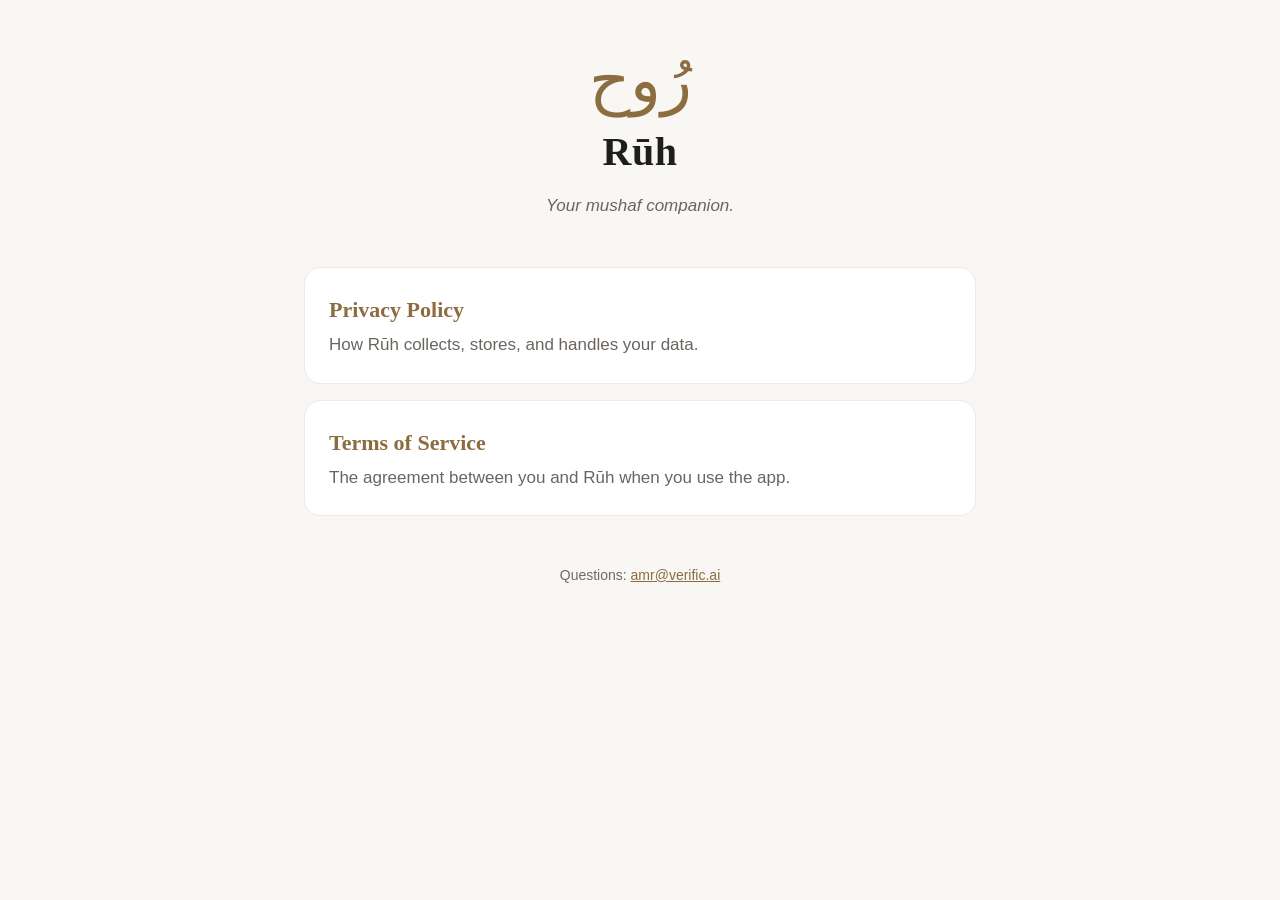
<file: index.html>
<!DOCTYPE html>
<html lang="en">
<head>
  <meta charset="utf-8">
  <meta name="viewport" content="width=device-width, initial-scale=1">
  <title>Rūh — Legal</title>
  <link rel="stylesheet" href="style.css">
</head>
<body>
  <main class="wrap">
    <header class="brand">
      <div class="mark">رُوح</div>
      <h1>Rūh</h1>
      <p class="tag">Your mushaf companion.</p>
    </header>

    <nav class="links">
      <a class="card" href="privacy.html">
        <h2>Privacy Policy</h2>
        <p>How Rūh collects, stores, and handles your data.</p>
      </a>
      <a class="card" href="terms.html">
        <h2>Terms of Service</h2>
        <p>The agreement between you and Rūh when you use the app.</p>
      </a>
    </nav>

    <footer>
      <p>Questions: <a href="mailto:amr@verific.ai">amr@verific.ai</a></p>
    </footer>
  </main>
</body>
</html>
</file>
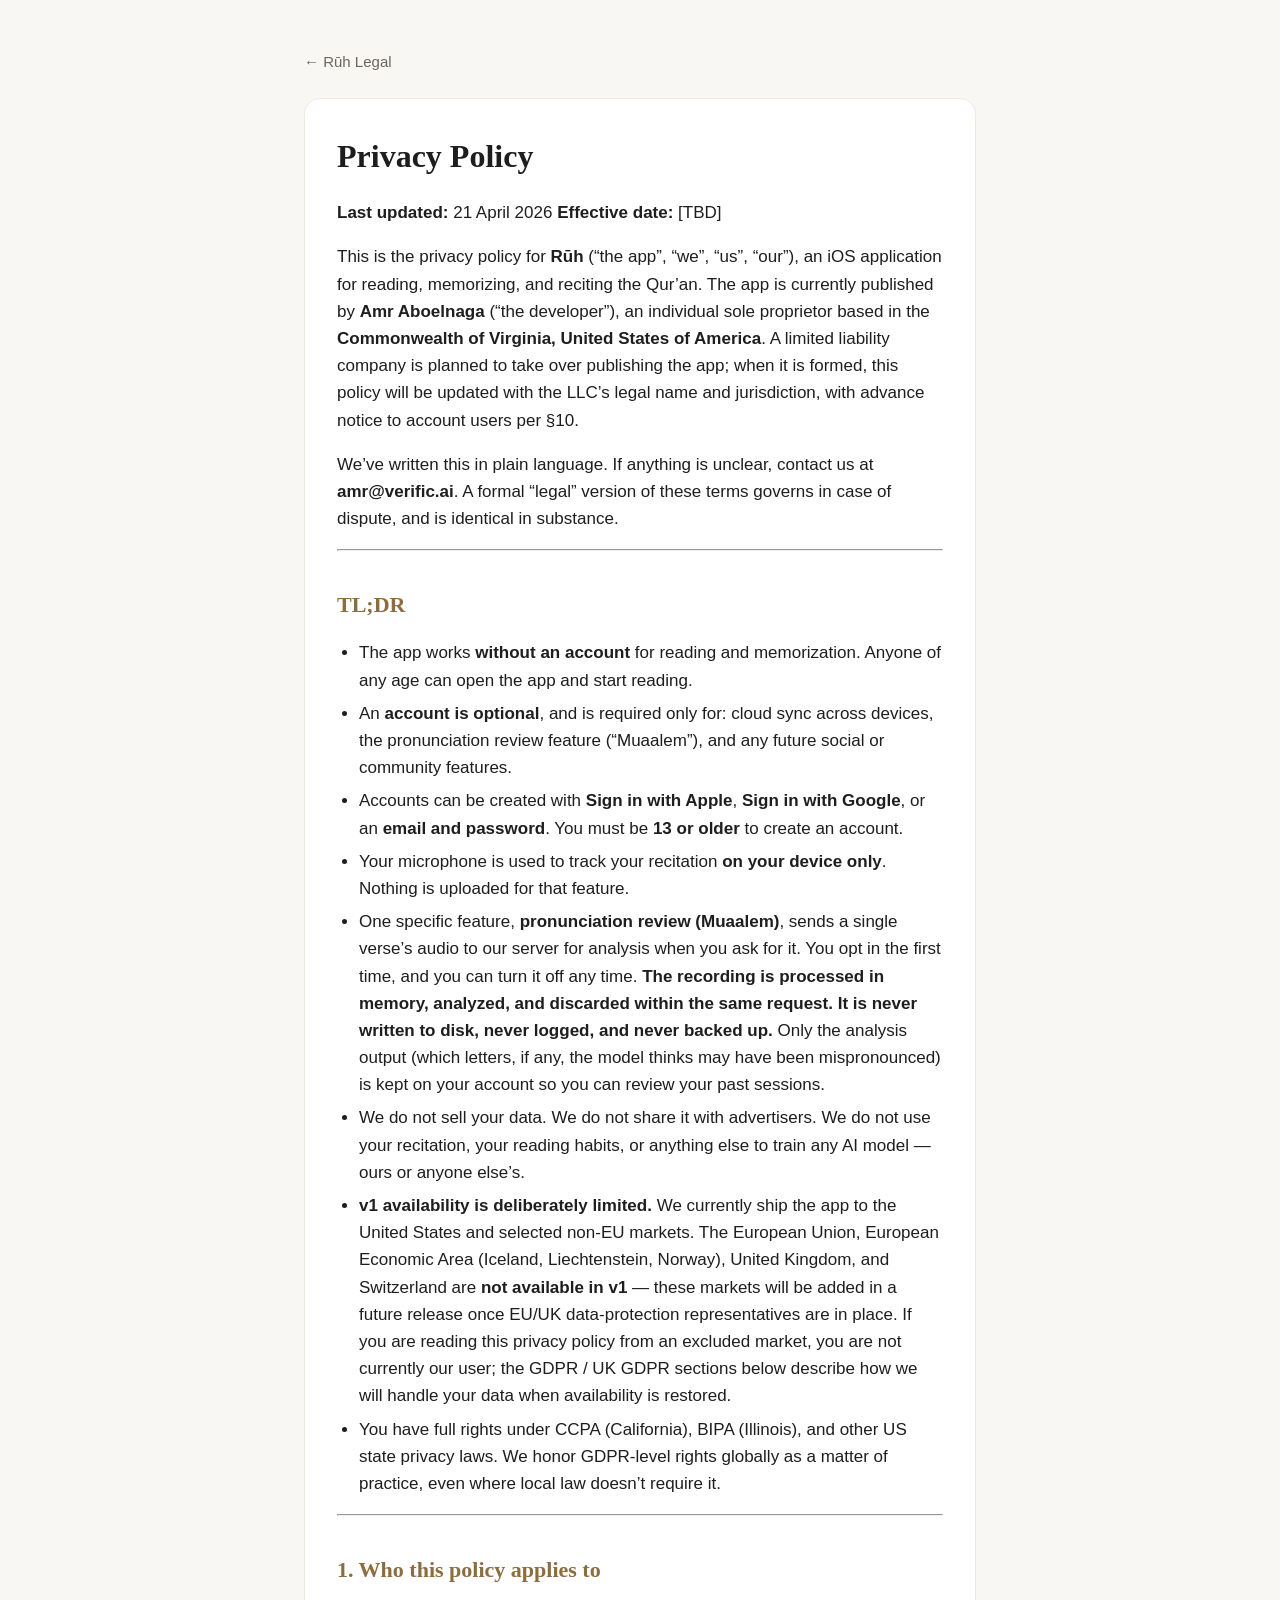
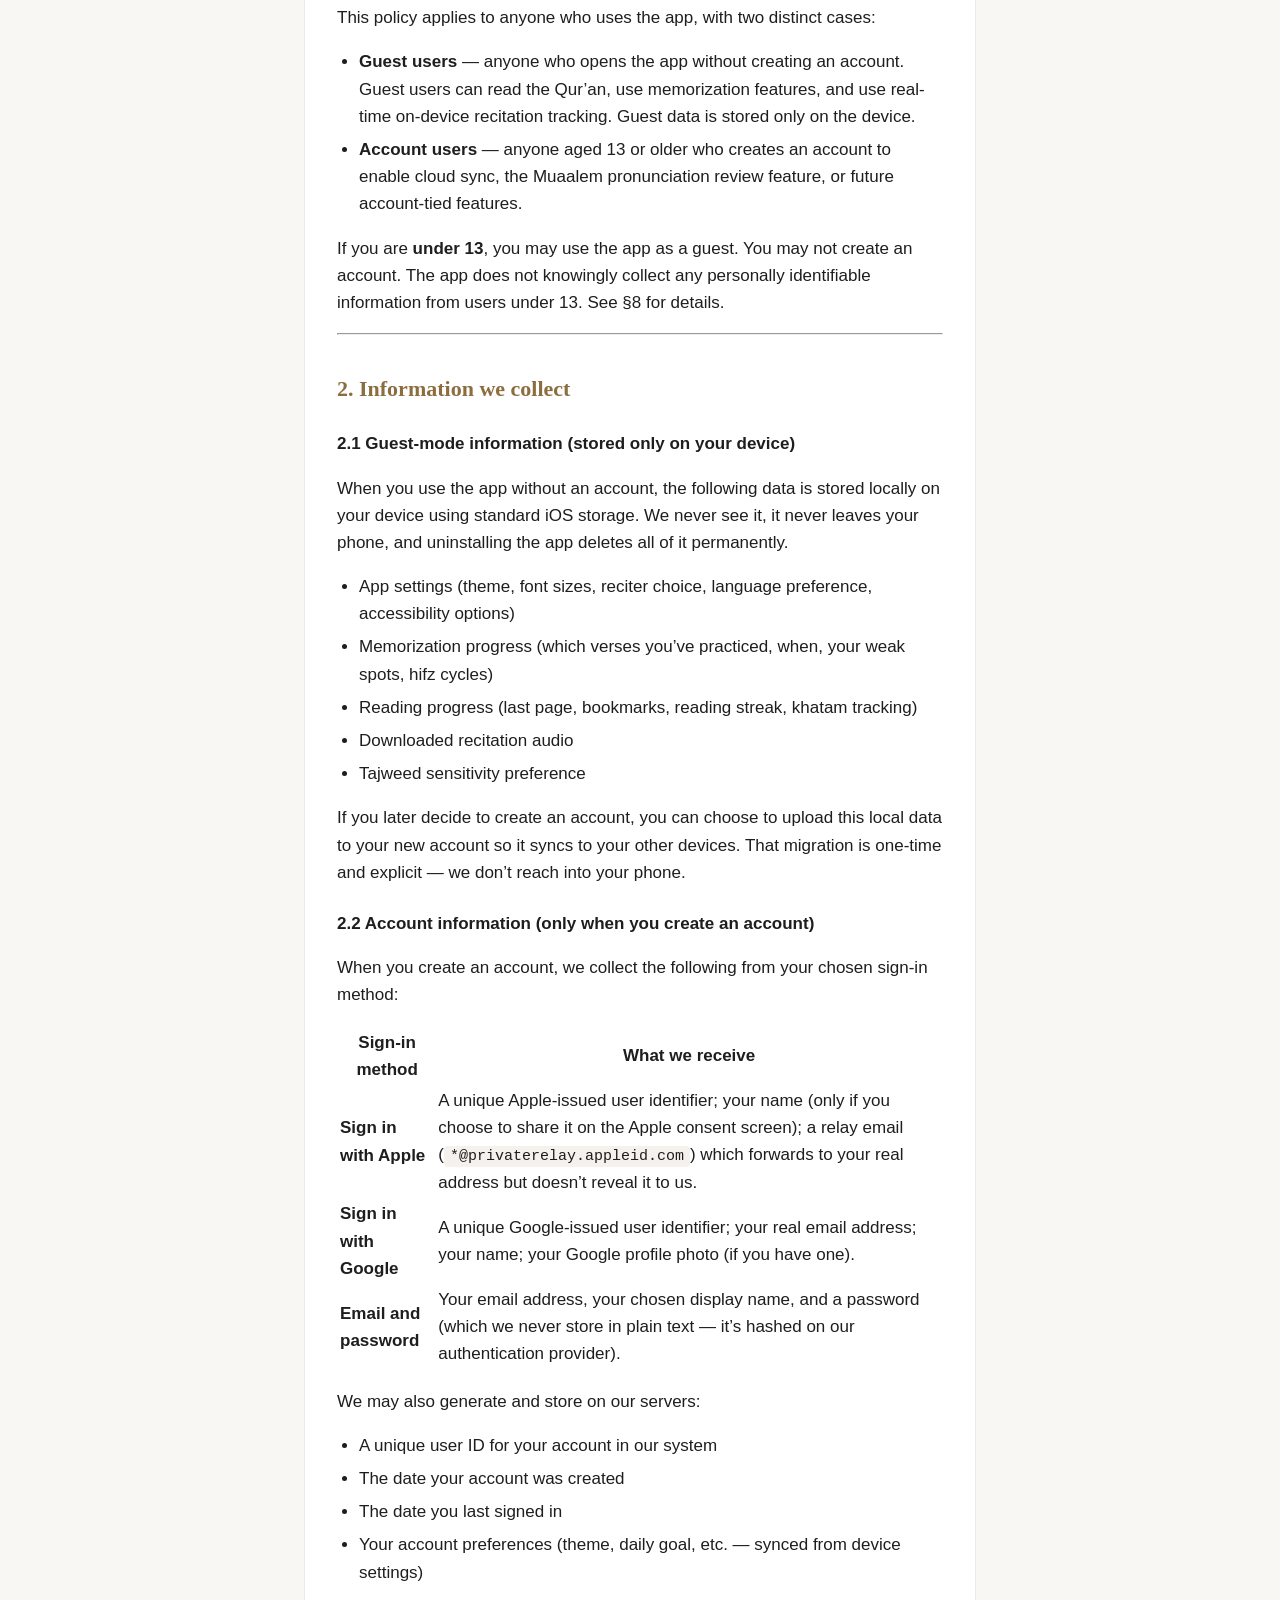
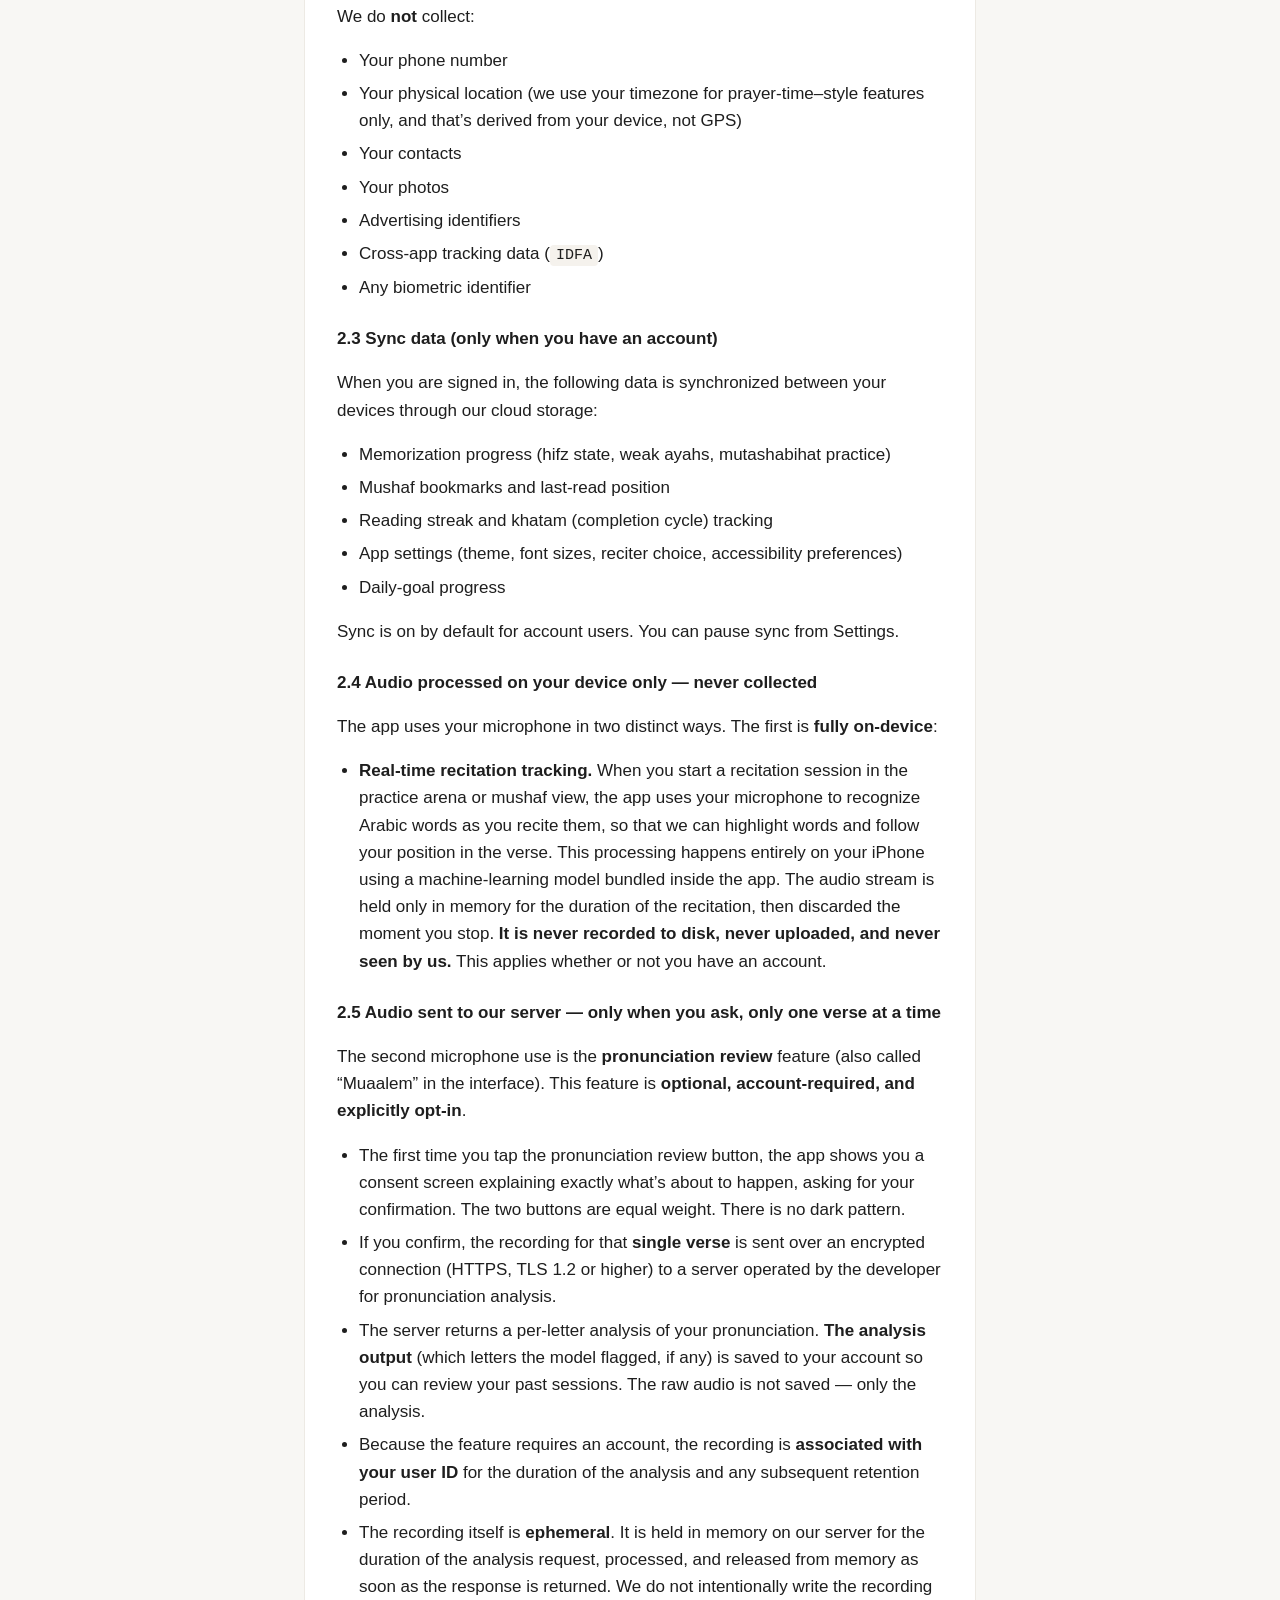
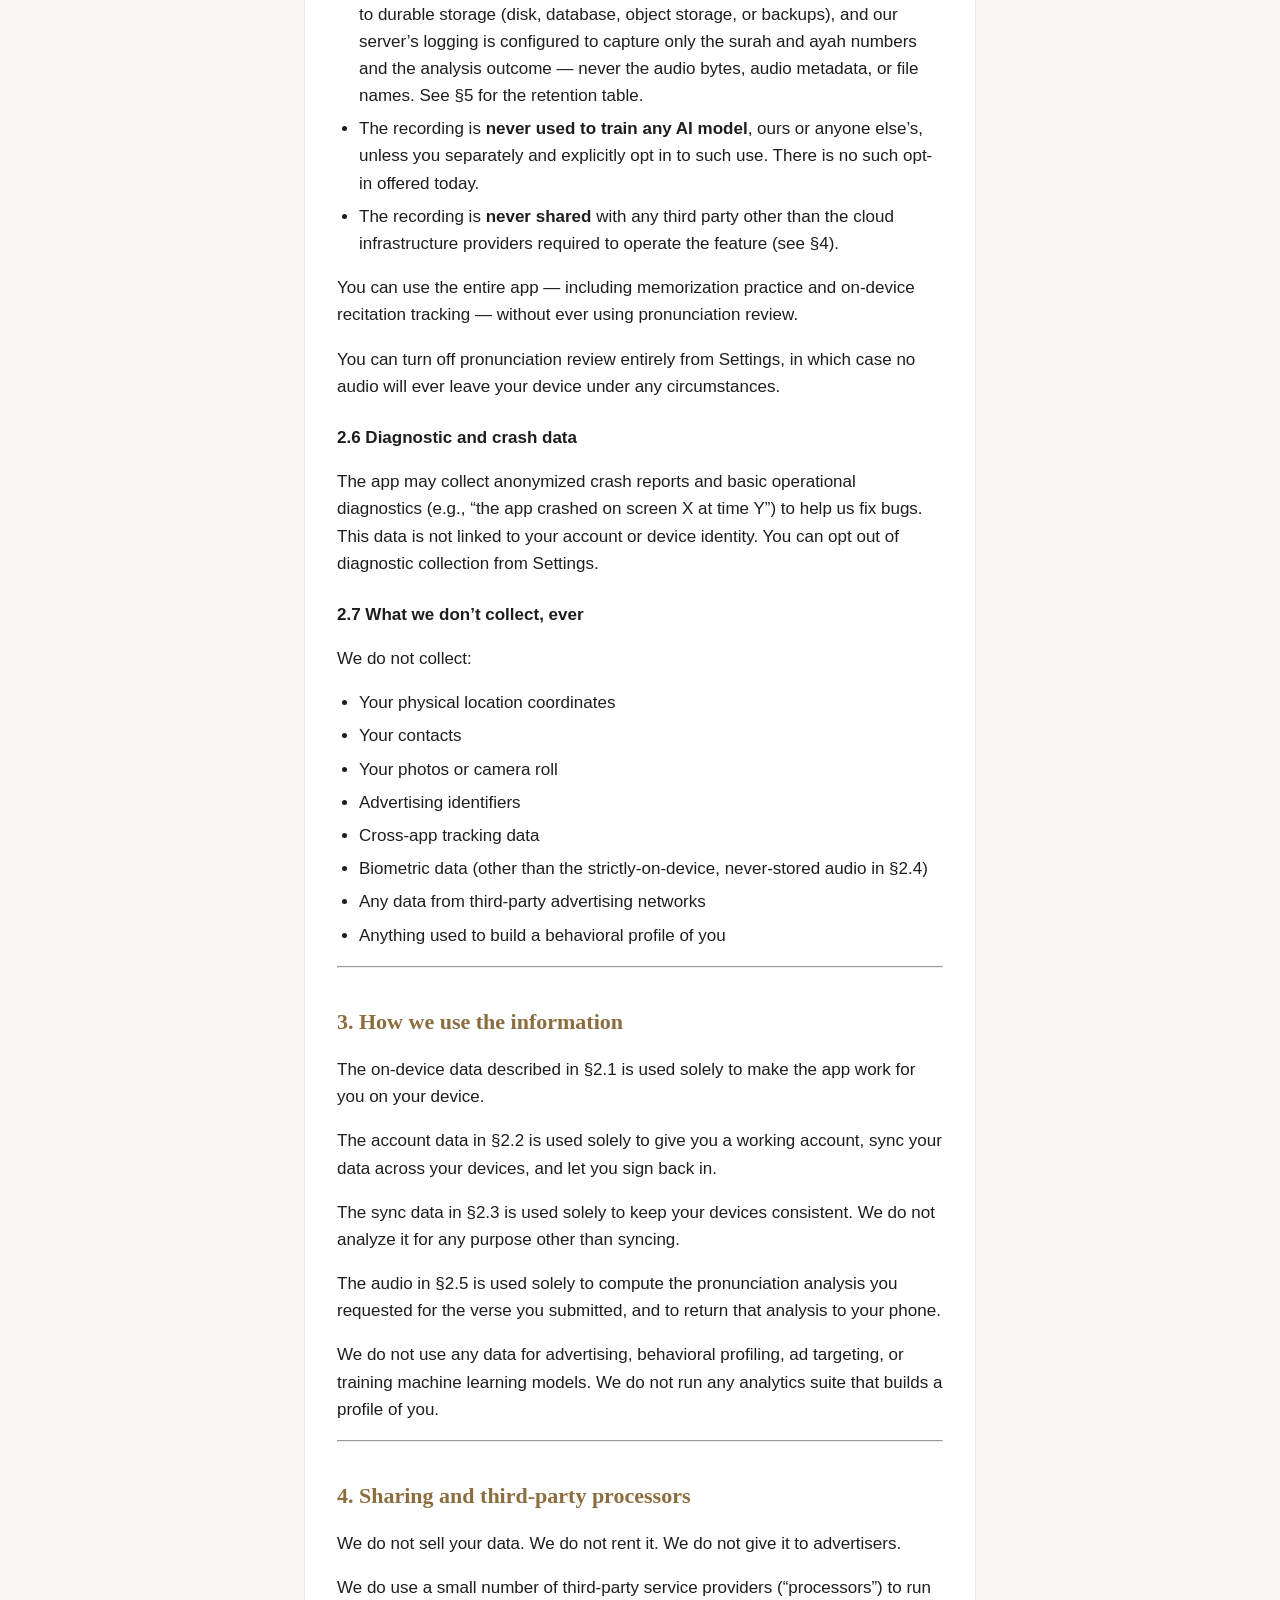
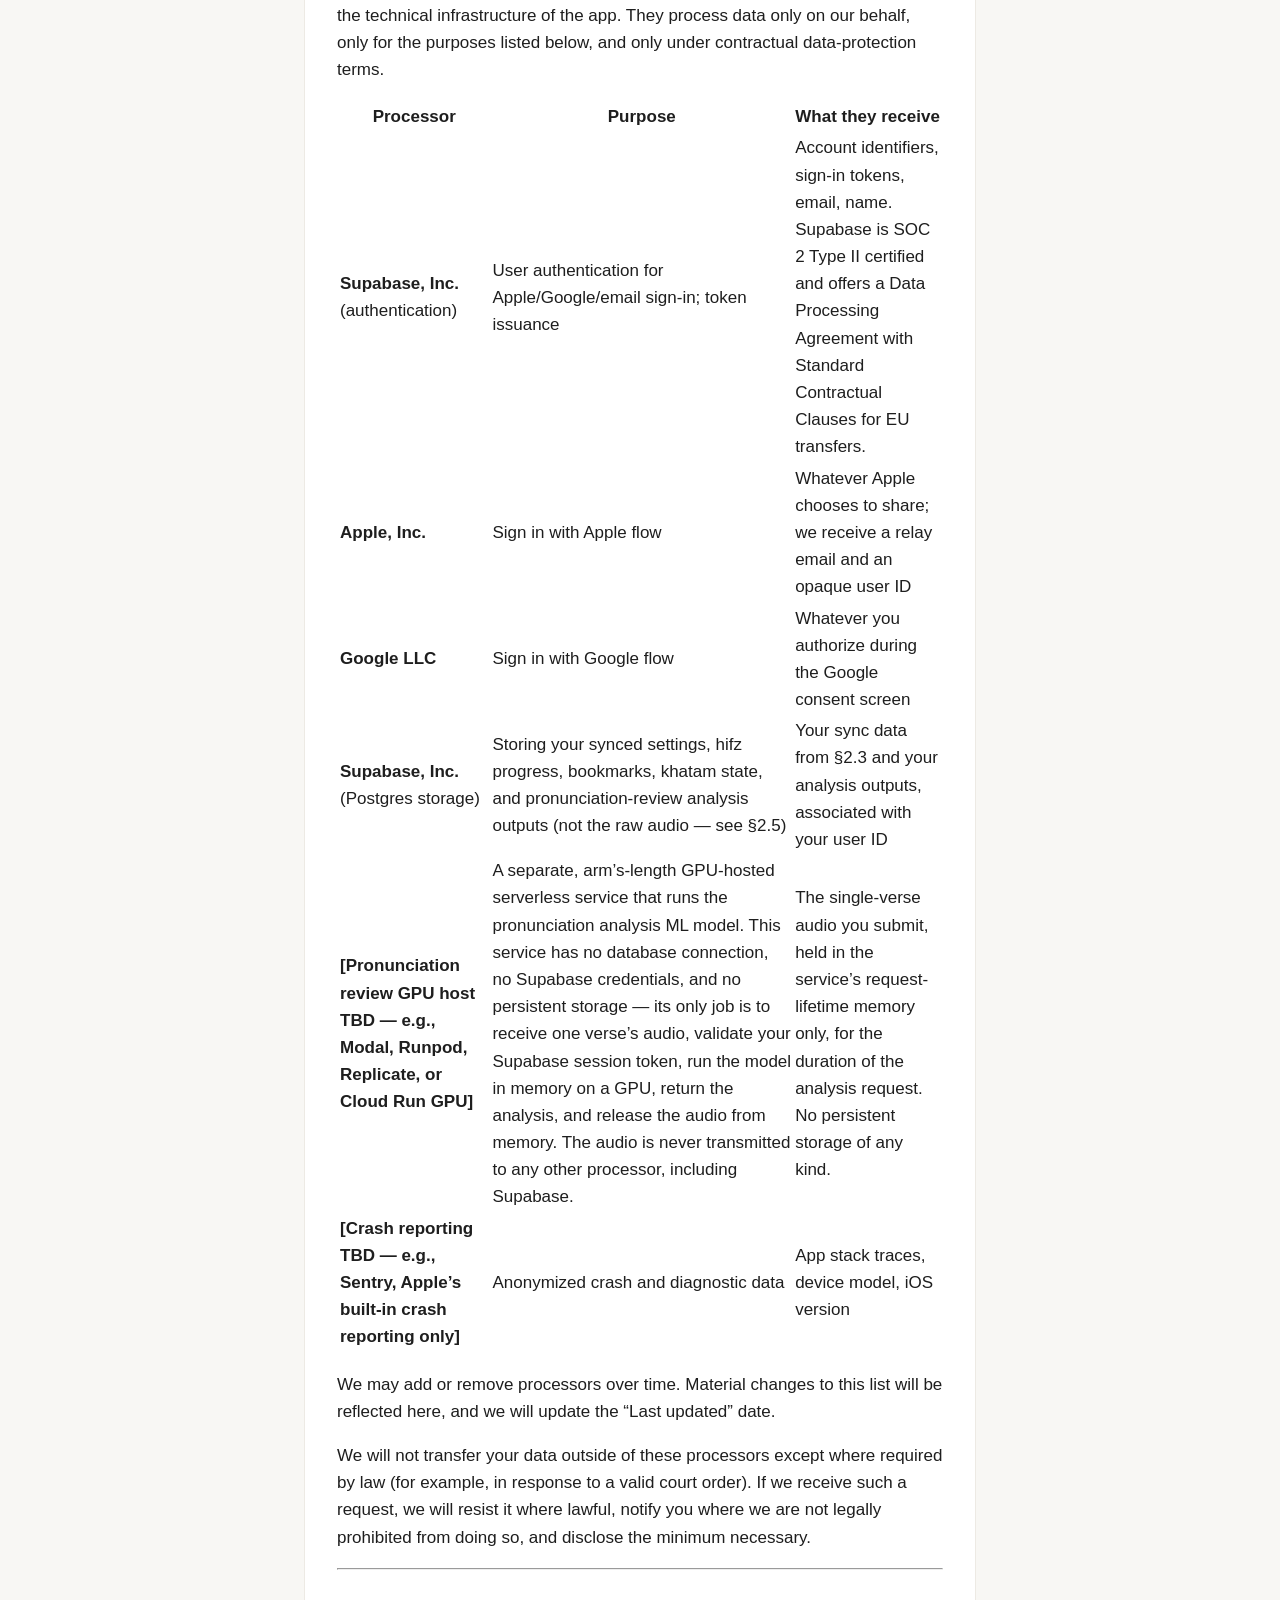
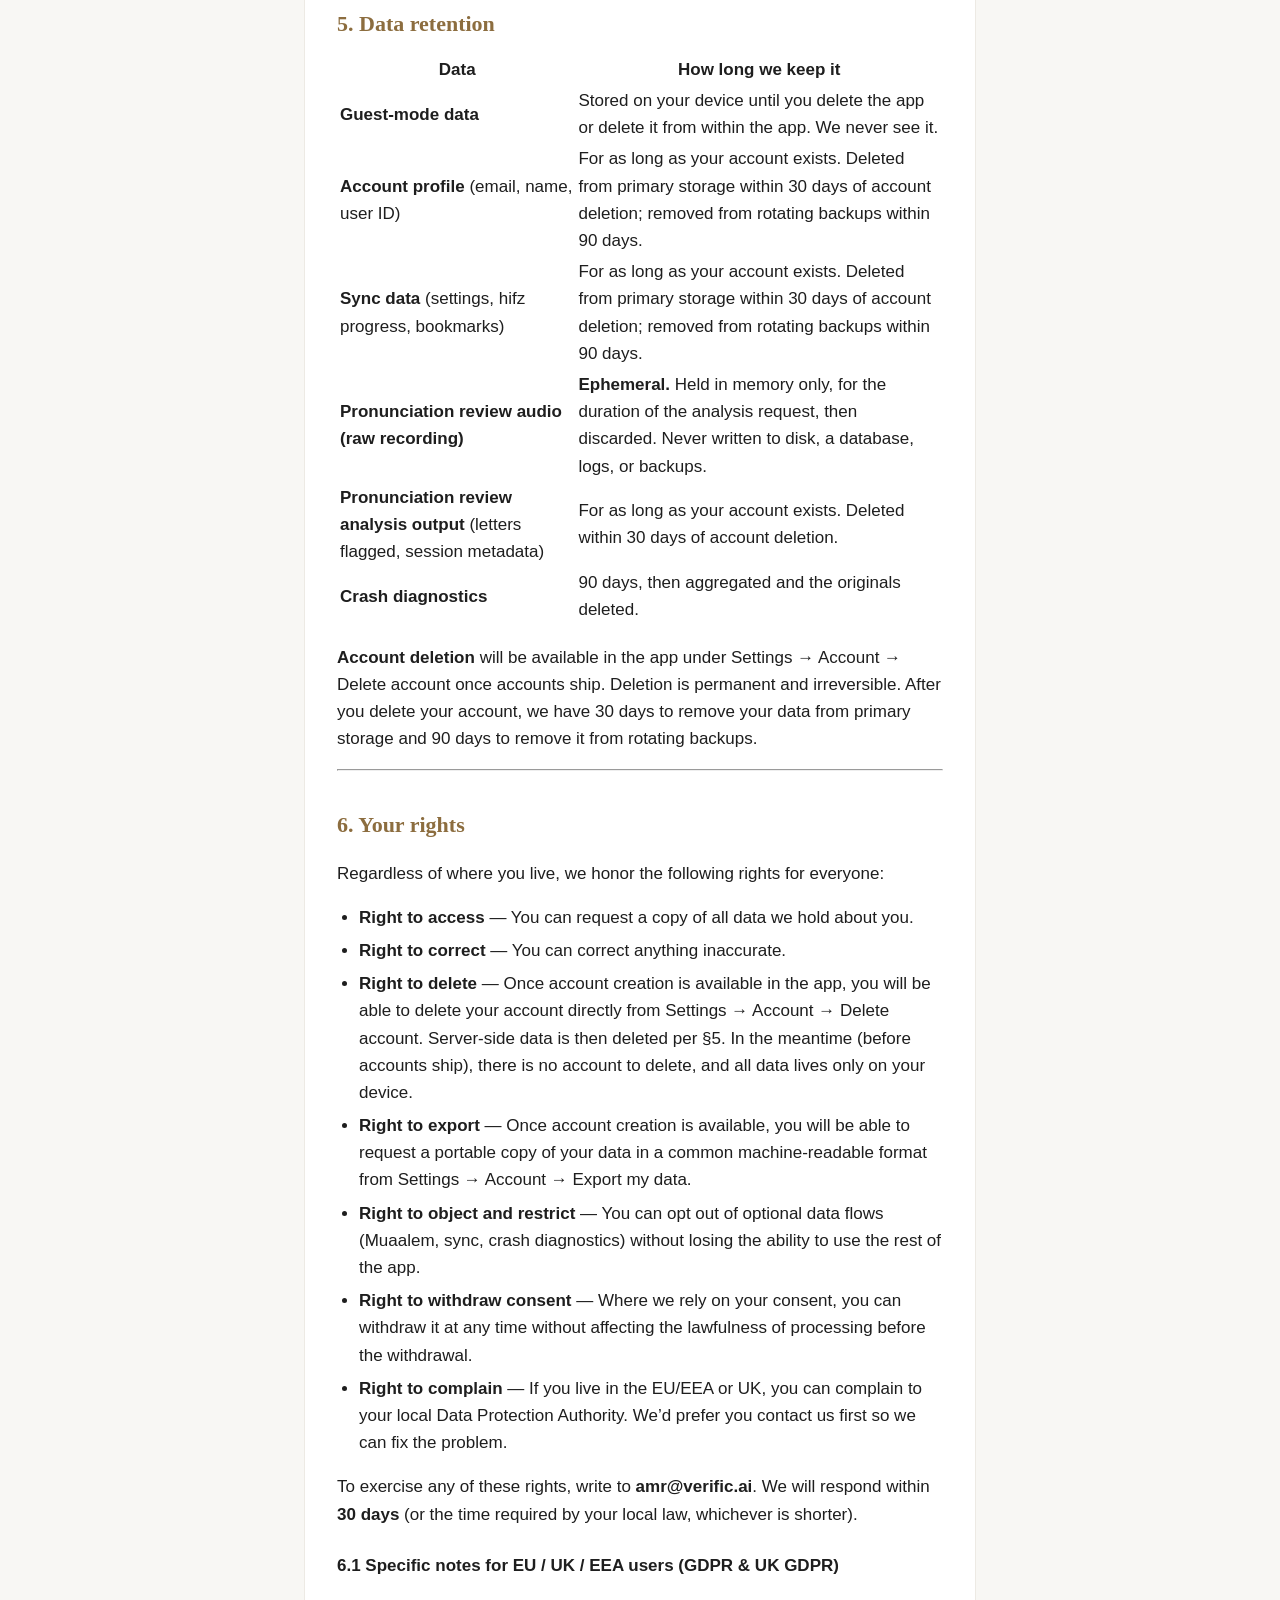
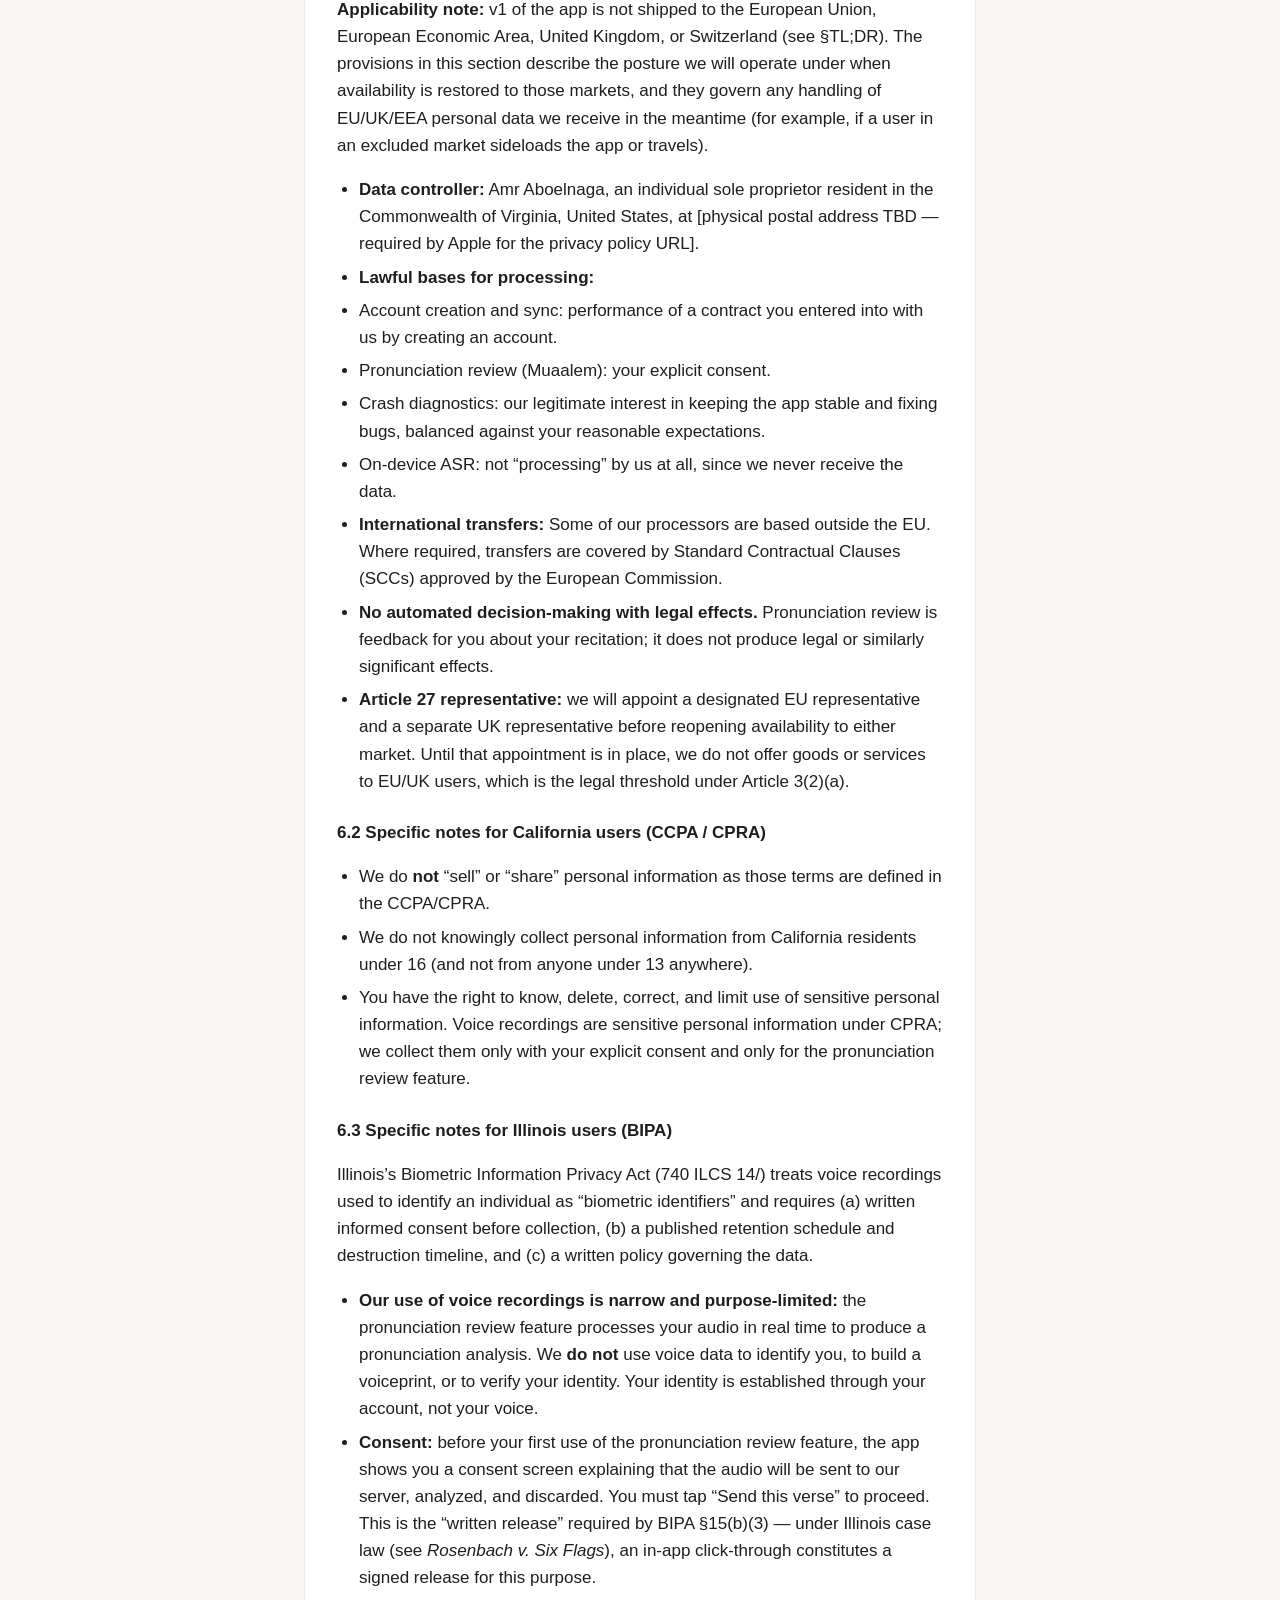
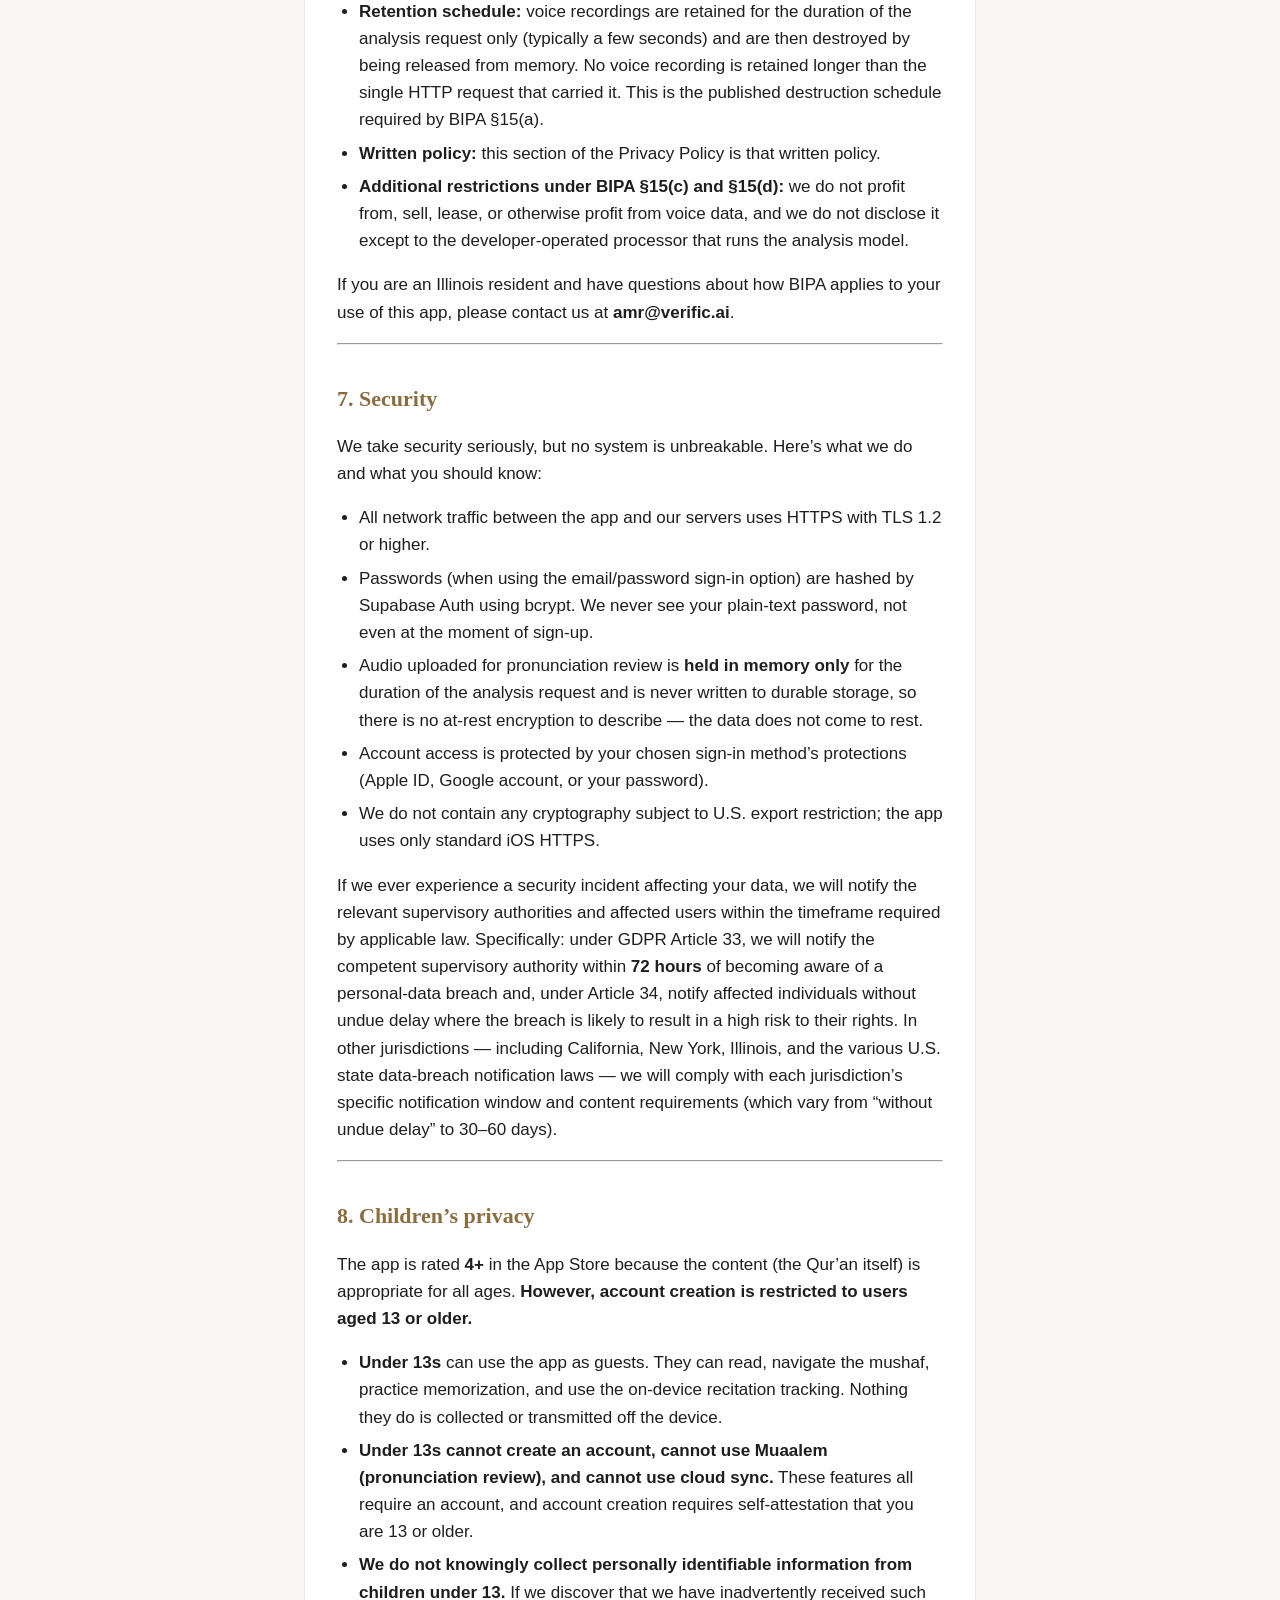
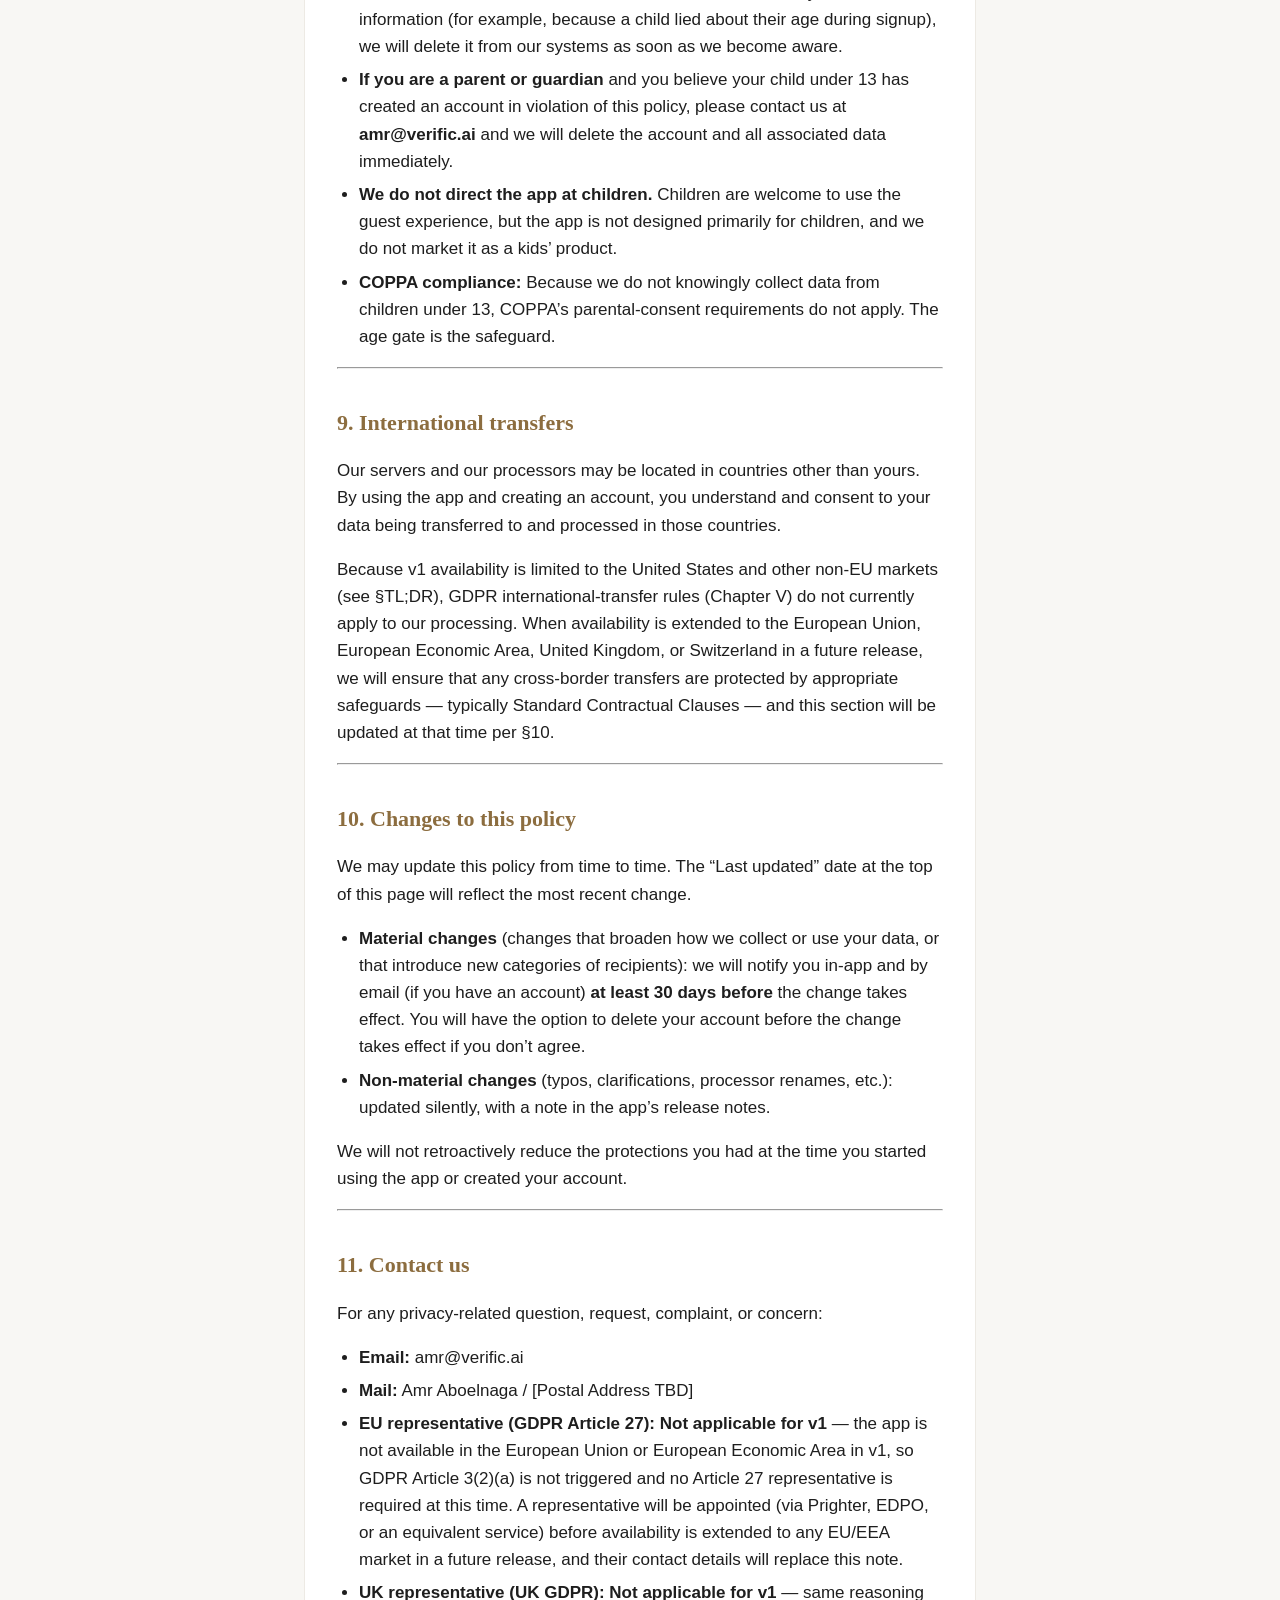
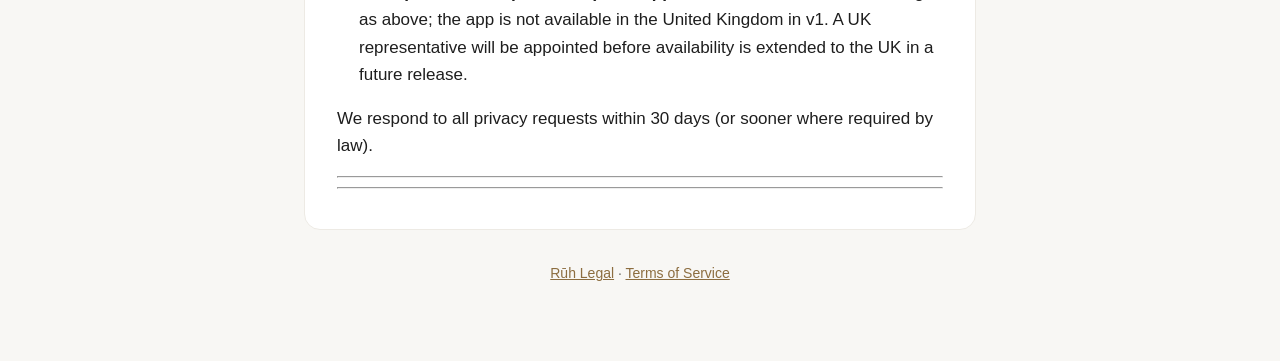
<file: privacy.html>
<!DOCTYPE html>
<html lang="en">
<head>
  <meta charset="utf-8">
  <meta name="viewport" content="width=device-width, initial-scale=1">
  <title>Rūh — Privacy Policy</title>
  <link rel="stylesheet" href="style.css">
</head>
<body>
  <main class="wrap">
    <a class="back" href="index.html">&larr; Rūh Legal</a>
    <article>
<h1>Privacy Policy</h1>
<p><strong>Last updated:</strong> 21 April 2026
<strong>Effective date:</strong> [TBD]</p>
<p>This is the privacy policy for <strong>Rūh</strong> (&ldquo;the app&rdquo;, &ldquo;we&rdquo;, &ldquo;us&rdquo;, &ldquo;our&rdquo;), an iOS application for reading, memorizing, and reciting the Qur&rsquo;an. The app is currently published by <strong>Amr Aboelnaga</strong> (&ldquo;the developer&rdquo;), an individual sole proprietor based in the <strong>Commonwealth of Virginia, United States of America</strong>. A limited liability company is planned to take over publishing the app; when it is formed, this policy will be updated with the LLC&rsquo;s legal name and jurisdiction, with advance notice to account users per §10.</p>
<p>We&rsquo;ve written this in plain language. If anything is unclear, contact us at <strong>amr@verific.ai</strong>. A formal &ldquo;legal&rdquo; version of these terms governs in case of dispute, and is identical in substance.</p>
<hr />
<h2>TL;DR</h2>
<ul>
<li>The app works <strong>without an account</strong> for reading and memorization. Anyone of any age can open the app and start reading.</li>
<li>An <strong>account is optional</strong>, and is required only for: cloud sync across devices, the pronunciation review feature (&ldquo;Muaalem&rdquo;), and any future social or community features.</li>
<li>Accounts can be created with <strong>Sign in with Apple</strong>, <strong>Sign in with Google</strong>, or an <strong>email and password</strong>. You must be <strong>13 or older</strong> to create an account.</li>
<li>Your microphone is used to track your recitation <strong>on your device only</strong>. Nothing is uploaded for that feature.</li>
<li>One specific feature, <strong>pronunciation review (Muaalem)</strong>, sends a single verse&rsquo;s audio to our server for analysis when you ask for it. You opt in the first time, and you can turn it off any time. <strong>The recording is processed in memory, analyzed, and discarded within the same request. It is never written to disk, never logged, and never backed up.</strong> Only the analysis output (which letters, if any, the model thinks may have been mispronounced) is kept on your account so you can review your past sessions.</li>
<li>We do not sell your data. We do not share it with advertisers. We do not use your recitation, your reading habits, or anything else to train any AI model — ours or anyone else&rsquo;s.</li>
<li><strong>v1 availability is deliberately limited.</strong> We currently ship the app to the United States and selected non-EU markets. The European Union, European Economic Area (Iceland, Liechtenstein, Norway), United Kingdom, and Switzerland are <strong>not available in v1</strong> — these markets will be added in a future release once EU/UK data-protection representatives are in place. If you are reading this privacy policy from an excluded market, you are not currently our user; the GDPR / UK GDPR sections below describe how we will handle your data when availability is restored.</li>
<li>You have full rights under CCPA (California), BIPA (Illinois), and other US state privacy laws. We honor GDPR-level rights globally as a matter of practice, even where local law doesn&rsquo;t require it.</li>
</ul>
<hr />
<h2>1. Who this policy applies to</h2>
<p>This policy applies to anyone who uses the app, with two distinct cases:</p>
<ul>
<li><strong>Guest users</strong> — anyone who opens the app without creating an account. Guest users can read the Qur&rsquo;an, use memorization features, and use real-time on-device recitation tracking. Guest data is stored only on the device.</li>
<li><strong>Account users</strong> — anyone aged 13 or older who creates an account to enable cloud sync, the Muaalem pronunciation review feature, or future account-tied features.</li>
</ul>
<p>If you are <strong>under 13</strong>, you may use the app as a guest. You may not create an account. The app does not knowingly collect any personally identifiable information from users under 13. See §8 for details.</p>
<hr />
<h2>2. Information we collect</h2>
<h3>2.1 Guest-mode information (stored only on your device)</h3>
<p>When you use the app without an account, the following data is stored locally on your device using standard iOS storage. We never see it, it never leaves your phone, and uninstalling the app deletes all of it permanently.</p>
<ul>
<li>App settings (theme, font sizes, reciter choice, language preference, accessibility options)</li>
<li>Memorization progress (which verses you&rsquo;ve practiced, when, your weak spots, hifz cycles)</li>
<li>Reading progress (last page, bookmarks, reading streak, khatam tracking)</li>
<li>Downloaded recitation audio</li>
<li>Tajweed sensitivity preference</li>
</ul>
<p>If you later decide to create an account, you can choose to upload this local data to your new account so it syncs to your other devices. That migration is one-time and explicit — we don&rsquo;t reach into your phone.</p>
<h3>2.2 Account information (only when you create an account)</h3>
<p>When you create an account, we collect the following from your chosen sign-in method:</p>
<table>
<thead>
<tr>
<th>Sign-in method</th>
<th>What we receive</th>
</tr>
</thead>
<tbody>
<tr>
<td><strong>Sign in with Apple</strong></td>
<td>A unique Apple-issued user identifier; your name (only if you choose to share it on the Apple consent screen); a relay email (<code>*@privaterelay.appleid.com</code>) which forwards to your real address but doesn&rsquo;t reveal it to us.</td>
</tr>
<tr>
<td><strong>Sign in with Google</strong></td>
<td>A unique Google-issued user identifier; your real email address; your name; your Google profile photo (if you have one).</td>
</tr>
<tr>
<td><strong>Email and password</strong></td>
<td>Your email address, your chosen display name, and a password (which we never store in plain text — it&rsquo;s hashed on our authentication provider).</td>
</tr>
</tbody>
</table>
<p>We may also generate and store on our servers:</p>
<ul>
<li>A unique user ID for your account in our system</li>
<li>The date your account was created</li>
<li>The date you last signed in</li>
<li>Your account preferences (theme, daily goal, etc. — synced from device settings)</li>
</ul>
<p>We do <strong>not</strong> collect:</p>
<ul>
<li>Your phone number</li>
<li>Your physical location (we use your timezone for prayer-time–style features only, and that&rsquo;s derived from your device, not GPS)</li>
<li>Your contacts</li>
<li>Your photos</li>
<li>Advertising identifiers</li>
<li>Cross-app tracking data (<code>IDFA</code>)</li>
<li>Any biometric identifier</li>
</ul>
<h3>2.3 Sync data (only when you have an account)</h3>
<p>When you are signed in, the following data is synchronized between your devices through our cloud storage:</p>
<ul>
<li>Memorization progress (hifz state, weak ayahs, mutashabihat practice)</li>
<li>Mushaf bookmarks and last-read position</li>
<li>Reading streak and khatam (completion cycle) tracking</li>
<li>App settings (theme, font sizes, reciter choice, accessibility preferences)</li>
<li>Daily-goal progress</li>
</ul>
<p>Sync is on by default for account users. You can pause sync from Settings.</p>
<h3>2.4 Audio processed on your device only — never collected</h3>
<p>The app uses your microphone in two distinct ways. The first is <strong>fully on-device</strong>:</p>
<ul>
<li><strong>Real-time recitation tracking.</strong> When you start a recitation session in the practice arena or mushaf view, the app uses your microphone to recognize Arabic words as you recite them, so that we can highlight words and follow your position in the verse. This processing happens entirely on your iPhone using a machine-learning model bundled inside the app. The audio stream is held only in memory for the duration of the recitation, then discarded the moment you stop. <strong>It is never recorded to disk, never uploaded, and never seen by us.</strong> This applies whether or not you have an account.</li>
</ul>
<h3>2.5 Audio sent to our server — only when you ask, only one verse at a time</h3>
<p>The second microphone use is the <strong>pronunciation review</strong> feature (also called &ldquo;Muaalem&rdquo; in the interface). This feature is <strong>optional, account-required, and explicitly opt-in</strong>.</p>
<ul>
<li>The first time you tap the pronunciation review button, the app shows you a consent screen explaining exactly what&rsquo;s about to happen, asking for your confirmation. The two buttons are equal weight. There is no dark pattern.</li>
<li>If you confirm, the recording for that <strong>single verse</strong> is sent over an encrypted connection (HTTPS, TLS 1.2 or higher) to a server operated by the developer for pronunciation analysis.</li>
<li>The server returns a per-letter analysis of your pronunciation. <strong>The analysis output</strong> (which letters the model flagged, if any) is saved to your account so you can review your past sessions. The raw audio is not saved — only the analysis.</li>
<li>Because the feature requires an account, the recording is <strong>associated with your user ID</strong> for the duration of the analysis and any subsequent retention period.</li>
<li>The recording itself is <strong>ephemeral</strong>. It is held in memory on our server for the duration of the analysis request, processed, and released from memory as soon as the response is returned. We do not intentionally write the recording to durable storage (disk, database, object storage, or backups), and our server&rsquo;s logging is configured to capture only the surah and ayah numbers and the analysis outcome — never the audio bytes, audio metadata, or file names. See §5 for the retention table.</li>
<li>The recording is <strong>never used to train any AI model</strong>, ours or anyone else&rsquo;s, unless you separately and explicitly opt in to such use. There is no such opt-in offered today.</li>
<li>The recording is <strong>never shared</strong> with any third party other than the cloud infrastructure providers required to operate the feature (see §4).</li>
</ul>
<p>You can use the entire app — including memorization practice and on-device recitation tracking — without ever using pronunciation review.</p>
<p>You can turn off pronunciation review entirely from Settings, in which case no audio will ever leave your device under any circumstances.</p>
<h3>2.6 Diagnostic and crash data</h3>
<p>The app may collect anonymized crash reports and basic operational diagnostics (e.g., &ldquo;the app crashed on screen X at time Y&rdquo;) to help us fix bugs. This data is not linked to your account or device identity. You can opt out of diagnostic collection from Settings.</p>
<h3>2.7 What we don&rsquo;t collect, ever</h3>
<p>We do not collect:</p>
<ul>
<li>Your physical location coordinates</li>
<li>Your contacts</li>
<li>Your photos or camera roll</li>
<li>Advertising identifiers</li>
<li>Cross-app tracking data</li>
<li>Biometric data (other than the strictly-on-device, never-stored audio in §2.4)</li>
<li>Any data from third-party advertising networks</li>
<li>Anything used to build a behavioral profile of you</li>
</ul>
<hr />
<h2>3. How we use the information</h2>
<p>The on-device data described in §2.1 is used solely to make the app work for you on your device.</p>
<p>The account data in §2.2 is used solely to give you a working account, sync your data across your devices, and let you sign back in.</p>
<p>The sync data in §2.3 is used solely to keep your devices consistent. We do not analyze it for any purpose other than syncing.</p>
<p>The audio in §2.5 is used solely to compute the pronunciation analysis you requested for the verse you submitted, and to return that analysis to your phone.</p>
<p>We do not use any data for advertising, behavioral profiling, ad targeting, or training machine learning models. We do not run any analytics suite that builds a profile of you.</p>
<hr />
<h2>4. Sharing and third-party processors</h2>
<p>We do not sell your data. We do not rent it. We do not give it to advertisers.</p>
<p>We do use a small number of third-party service providers (&ldquo;processors&rdquo;) to run the technical infrastructure of the app. They process data only on our behalf, only for the purposes listed below, and only under contractual data-protection terms.</p>
<table>
<thead>
<tr>
<th>Processor</th>
<th>Purpose</th>
<th>What they receive</th>
</tr>
</thead>
<tbody>
<tr>
<td><strong>Supabase, Inc.</strong> (authentication)</td>
<td>User authentication for Apple/Google/email sign-in; token issuance</td>
<td>Account identifiers, sign-in tokens, email, name. Supabase is SOC 2 Type II certified and offers a Data Processing Agreement with Standard Contractual Clauses for EU transfers.</td>
</tr>
<tr>
<td><strong>Apple, Inc.</strong></td>
<td>Sign in with Apple flow</td>
<td>Whatever Apple chooses to share; we receive a relay email and an opaque user ID</td>
</tr>
<tr>
<td><strong>Google LLC</strong></td>
<td>Sign in with Google flow</td>
<td>Whatever you authorize during the Google consent screen</td>
</tr>
<tr>
<td><strong>Supabase, Inc.</strong> (Postgres storage)</td>
<td>Storing your synced settings, hifz progress, bookmarks, khatam state, and pronunciation-review analysis outputs (not the raw audio — see §2.5)</td>
<td>Your sync data from §2.3 and your analysis outputs, associated with your user ID</td>
</tr>
<tr>
<td><strong>[Pronunciation review GPU host TBD — e.g., Modal, Runpod, Replicate, or Cloud Run GPU]</strong></td>
<td>A separate, arm&rsquo;s-length GPU-hosted serverless service that runs the pronunciation analysis ML model. This service has no database connection, no Supabase credentials, and no persistent storage — its only job is to receive one verse&rsquo;s audio, validate your Supabase session token, run the model in memory on a GPU, return the analysis, and release the audio from memory. The audio is never transmitted to any other processor, including Supabase.</td>
<td>The single-verse audio you submit, held in the service&rsquo;s request-lifetime memory only, for the duration of the analysis request. No persistent storage of any kind.</td>
</tr>
<tr>
<td><strong>[Crash reporting TBD — e.g., Sentry, Apple&rsquo;s built-in crash reporting only]</strong></td>
<td>Anonymized crash and diagnostic data</td>
<td>App stack traces, device model, iOS version</td>
</tr>
</tbody>
</table>
<p>We may add or remove processors over time. Material changes to this list will be reflected here, and we will update the &ldquo;Last updated&rdquo; date.</p>
<p>We will not transfer your data outside of these processors except where required by law (for example, in response to a valid court order). If we receive such a request, we will resist it where lawful, notify you where we are not legally prohibited from doing so, and disclose the minimum necessary.</p>
<hr />
<h2>5. Data retention</h2>
<table>
<thead>
<tr>
<th>Data</th>
<th>How long we keep it</th>
</tr>
</thead>
<tbody>
<tr>
<td><strong>Guest-mode data</strong></td>
<td>Stored on your device until you delete the app or delete it from within the app. We never see it.</td>
</tr>
<tr>
<td><strong>Account profile</strong> (email, name, user ID)</td>
<td>For as long as your account exists. Deleted from primary storage within 30 days of account deletion; removed from rotating backups within 90 days.</td>
</tr>
<tr>
<td><strong>Sync data</strong> (settings, hifz progress, bookmarks)</td>
<td>For as long as your account exists. Deleted from primary storage within 30 days of account deletion; removed from rotating backups within 90 days.</td>
</tr>
<tr>
<td><strong>Pronunciation review audio (raw recording)</strong></td>
<td><strong>Ephemeral.</strong> Held in memory only, for the duration of the analysis request, then discarded. Never written to disk, a database, logs, or backups.</td>
</tr>
<tr>
<td><strong>Pronunciation review analysis output</strong> (letters flagged, session metadata)</td>
<td>For as long as your account exists. Deleted within 30 days of account deletion.</td>
</tr>
<tr>
<td><strong>Crash diagnostics</strong></td>
<td>90 days, then aggregated and the originals deleted.</td>
</tr>
</tbody>
</table>
<p><strong>Account deletion</strong> will be available in the app under Settings → Account → Delete account once accounts ship. Deletion is permanent and irreversible. After you delete your account, we have 30 days to remove your data from primary storage and 90 days to remove it from rotating backups.</p>
<hr />
<h2>6. Your rights</h2>
<p>Regardless of where you live, we honor the following rights for everyone:</p>
<ul>
<li><strong>Right to access</strong> — You can request a copy of all data we hold about you.</li>
<li><strong>Right to correct</strong> — You can correct anything inaccurate.</li>
<li><strong>Right to delete</strong> — Once account creation is available in the app, you will be able to delete your account directly from Settings → Account → Delete account. Server-side data is then deleted per §5. In the meantime (before accounts ship), there is no account to delete, and all data lives only on your device.</li>
<li><strong>Right to export</strong> — Once account creation is available, you will be able to request a portable copy of your data in a common machine-readable format from Settings → Account → Export my data.</li>
<li><strong>Right to object and restrict</strong> — You can opt out of optional data flows (Muaalem, sync, crash diagnostics) without losing the ability to use the rest of the app.</li>
<li><strong>Right to withdraw consent</strong> — Where we rely on your consent, you can withdraw it at any time without affecting the lawfulness of processing before the withdrawal.</li>
<li><strong>Right to complain</strong> — If you live in the EU/EEA or UK, you can complain to your local Data Protection Authority. We&rsquo;d prefer you contact us first so we can fix the problem.</li>
</ul>
<p>To exercise any of these rights, write to <strong>amr@verific.ai</strong>. We will respond within <strong>30 days</strong> (or the time required by your local law, whichever is shorter).</p>
<h3>6.1 Specific notes for EU / UK / EEA users (GDPR &amp; UK GDPR)</h3>
<p><strong>Applicability note:</strong> v1 of the app is not shipped to the European Union, European Economic Area, United Kingdom, or Switzerland (see §TL;DR). The provisions in this section describe the posture we will operate under when availability is restored to those markets, and they govern any handling of EU/UK/EEA personal data we receive in the meantime (for example, if a user in an excluded market sideloads the app or travels).</p>
<ul>
<li><strong>Data controller:</strong> Amr Aboelnaga, an individual sole proprietor resident in the Commonwealth of Virginia, United States, at [physical postal address TBD — required by Apple for the privacy policy URL].</li>
<li><strong>Lawful bases for processing:</strong></li>
<li>Account creation and sync: performance of a contract you entered into with us by creating an account.</li>
<li>Pronunciation review (Muaalem): your explicit consent.</li>
<li>Crash diagnostics: our legitimate interest in keeping the app stable and fixing bugs, balanced against your reasonable expectations.</li>
<li>On-device ASR: not &ldquo;processing&rdquo; by us at all, since we never receive the data.</li>
<li><strong>International transfers:</strong> Some of our processors are based outside the EU. Where required, transfers are covered by Standard Contractual Clauses (SCCs) approved by the European Commission.</li>
<li><strong>No automated decision-making with legal effects.</strong> Pronunciation review is feedback for you about your recitation; it does not produce legal or similarly significant effects.</li>
<li><strong>Article 27 representative:</strong> we will appoint a designated EU representative and a separate UK representative before reopening availability to either market. Until that appointment is in place, we do not offer goods or services to EU/UK users, which is the legal threshold under Article 3(2)(a).</li>
</ul>
<h3>6.2 Specific notes for California users (CCPA / CPRA)</h3>
<ul>
<li>We do <strong>not</strong> &ldquo;sell&rdquo; or &ldquo;share&rdquo; personal information as those terms are defined in the CCPA/CPRA.</li>
<li>We do not knowingly collect personal information from California residents under 16 (and not from anyone under 13 anywhere).</li>
<li>You have the right to know, delete, correct, and limit use of sensitive personal information. Voice recordings are sensitive personal information under CPRA; we collect them only with your explicit consent and only for the pronunciation review feature.</li>
</ul>
<h3>6.3 Specific notes for Illinois users (BIPA)</h3>
<p>Illinois&rsquo;s Biometric Information Privacy Act (740 ILCS 14/) treats voice recordings used to identify an individual as &ldquo;biometric identifiers&rdquo; and requires (a) written informed consent before collection, (b) a published retention schedule and destruction timeline, and (c) a written policy governing the data.</p>
<ul>
<li><strong>Our use of voice recordings is narrow and purpose-limited:</strong> the pronunciation review feature processes your audio in real time to produce a pronunciation analysis. We <strong>do not</strong> use voice data to identify you, to build a voiceprint, or to verify your identity. Your identity is established through your account, not your voice.</li>
<li><strong>Consent:</strong> before your first use of the pronunciation review feature, the app shows you a consent screen explaining that the audio will be sent to our server, analyzed, and discarded. You must tap &ldquo;Send this verse&rdquo; to proceed. This is the &ldquo;written release&rdquo; required by BIPA §15(b)(3) — under Illinois case law (see <em>Rosenbach v. Six Flags</em>), an in-app click-through constitutes a signed release for this purpose.</li>
<li><strong>Retention schedule:</strong> voice recordings are retained for the duration of the analysis request only (typically a few seconds) and are then destroyed by being released from memory. No voice recording is retained longer than the single HTTP request that carried it. This is the published destruction schedule required by BIPA §15(a).</li>
<li><strong>Written policy:</strong> this section of the Privacy Policy is that written policy.</li>
<li><strong>Additional restrictions under BIPA §15(c) and §15(d):</strong> we do not profit from, sell, lease, or otherwise profit from voice data, and we do not disclose it except to the developer-operated processor that runs the analysis model.</li>
</ul>
<p>If you are an Illinois resident and have questions about how BIPA applies to your use of this app, please contact us at <strong>amr@verific.ai</strong>.</p>
<hr />
<h2>7. Security</h2>
<p>We take security seriously, but no system is unbreakable. Here&rsquo;s what we do and what you should know:</p>
<ul>
<li>All network traffic between the app and our servers uses HTTPS with TLS 1.2 or higher.</li>
<li>Passwords (when using the email/password sign-in option) are hashed by Supabase Auth using bcrypt. We never see your plain-text password, not even at the moment of sign-up.</li>
<li>Audio uploaded for pronunciation review is <strong>held in memory only</strong> for the duration of the analysis request and is never written to durable storage, so there is no at-rest encryption to describe — the data does not come to rest.</li>
<li>Account access is protected by your chosen sign-in method&rsquo;s protections (Apple ID, Google account, or your password).</li>
<li>We do not contain any cryptography subject to U.S. export restriction; the app uses only standard iOS HTTPS.</li>
</ul>
<p>If we ever experience a security incident affecting your data, we will notify the relevant supervisory authorities and affected users within the timeframe required by applicable law. Specifically: under GDPR Article 33, we will notify the competent supervisory authority within <strong>72 hours</strong> of becoming aware of a personal-data breach and, under Article 34, notify affected individuals without undue delay where the breach is likely to result in a high risk to their rights. In other jurisdictions — including California, New York, Illinois, and the various U.S. state data-breach notification laws — we will comply with each jurisdiction&rsquo;s specific notification window and content requirements (which vary from &ldquo;without undue delay&rdquo; to 30–60 days).</p>
<hr />
<h2>8. Children&rsquo;s privacy</h2>
<p>The app is rated <strong>4+</strong> in the App Store because the content (the Qur&rsquo;an itself) is appropriate for all ages. <strong>However, account creation is restricted to users aged 13 or older.</strong></p>
<ul>
<li><strong>Under 13s</strong> can use the app as guests. They can read, navigate the mushaf, practice memorization, and use the on-device recitation tracking. Nothing they do is collected or transmitted off the device.</li>
<li><strong>Under 13s cannot create an account, cannot use Muaalem (pronunciation review), and cannot use cloud sync.</strong> These features all require an account, and account creation requires self-attestation that you are 13 or older.</li>
<li><strong>We do not knowingly collect personally identifiable information from children under 13.</strong> If we discover that we have inadvertently received such information (for example, because a child lied about their age during signup), we will delete it from our systems as soon as we become aware.</li>
<li><strong>If you are a parent or guardian</strong> and you believe your child under 13 has created an account in violation of this policy, please contact us at <strong>amr@verific.ai</strong> and we will delete the account and all associated data immediately.</li>
<li><strong>We do not direct the app at children.</strong> Children are welcome to use the guest experience, but the app is not designed primarily for children, and we do not market it as a kids&rsquo; product.</li>
<li><strong>COPPA compliance:</strong> Because we do not knowingly collect data from children under 13, COPPA&rsquo;s parental-consent requirements do not apply. The age gate is the safeguard.</li>
</ul>
<hr />
<h2>9. International transfers</h2>
<p>Our servers and our processors may be located in countries other than yours. By using the app and creating an account, you understand and consent to your data being transferred to and processed in those countries.</p>
<p>Because v1 availability is limited to the United States and other non-EU markets (see §TL;DR), GDPR international-transfer rules (Chapter V) do not currently apply to our processing. When availability is extended to the European Union, European Economic Area, United Kingdom, or Switzerland in a future release, we will ensure that any cross-border transfers are protected by appropriate safeguards — typically Standard Contractual Clauses — and this section will be updated at that time per §10.</p>
<hr />
<h2>10. Changes to this policy</h2>
<p>We may update this policy from time to time. The &ldquo;Last updated&rdquo; date at the top of this page will reflect the most recent change.</p>
<ul>
<li><strong>Material changes</strong> (changes that broaden how we collect or use your data, or that introduce new categories of recipients): we will notify you in-app and by email (if you have an account) <strong>at least 30 days before</strong> the change takes effect. You will have the option to delete your account before the change takes effect if you don&rsquo;t agree.</li>
<li><strong>Non-material changes</strong> (typos, clarifications, processor renames, etc.): updated silently, with a note in the app&rsquo;s release notes.</li>
</ul>
<p>We will not retroactively reduce the protections you had at the time you started using the app or created your account.</p>
<hr />
<h2>11. Contact us</h2>
<p>For any privacy-related question, request, complaint, or concern:</p>
<ul>
<li><strong>Email:</strong> amr@verific.ai</li>
<li><strong>Mail:</strong> Amr Aboelnaga / [Postal Address TBD]</li>
<li><strong>EU representative (GDPR Article 27):</strong> <strong>Not applicable for v1</strong> — the app is not available in the European Union or European Economic Area in v1, so GDPR Article 3(2)(a) is not triggered and no Article 27 representative is required at this time. A representative will be appointed (via Prighter, EDPO, or an equivalent service) before availability is extended to any EU/EEA market in a future release, and their contact details will replace this note.</li>
<li><strong>UK representative (UK GDPR):</strong> <strong>Not applicable for v1</strong> — same reasoning as above; the app is not available in the United Kingdom in v1. A UK representative will be appointed before availability is extended to the UK in a future release.</li>
</ul>
<p>We respond to all privacy requests within 30 days (or sooner where required by law).</p>
<hr />
<hr />
    </article>
    <footer>
      <p><a href="index.html">Rūh Legal</a> &middot; <a href="terms.html">Terms of Service</a></p>
    </footer>
  </main>
</body>
</html>
</file>
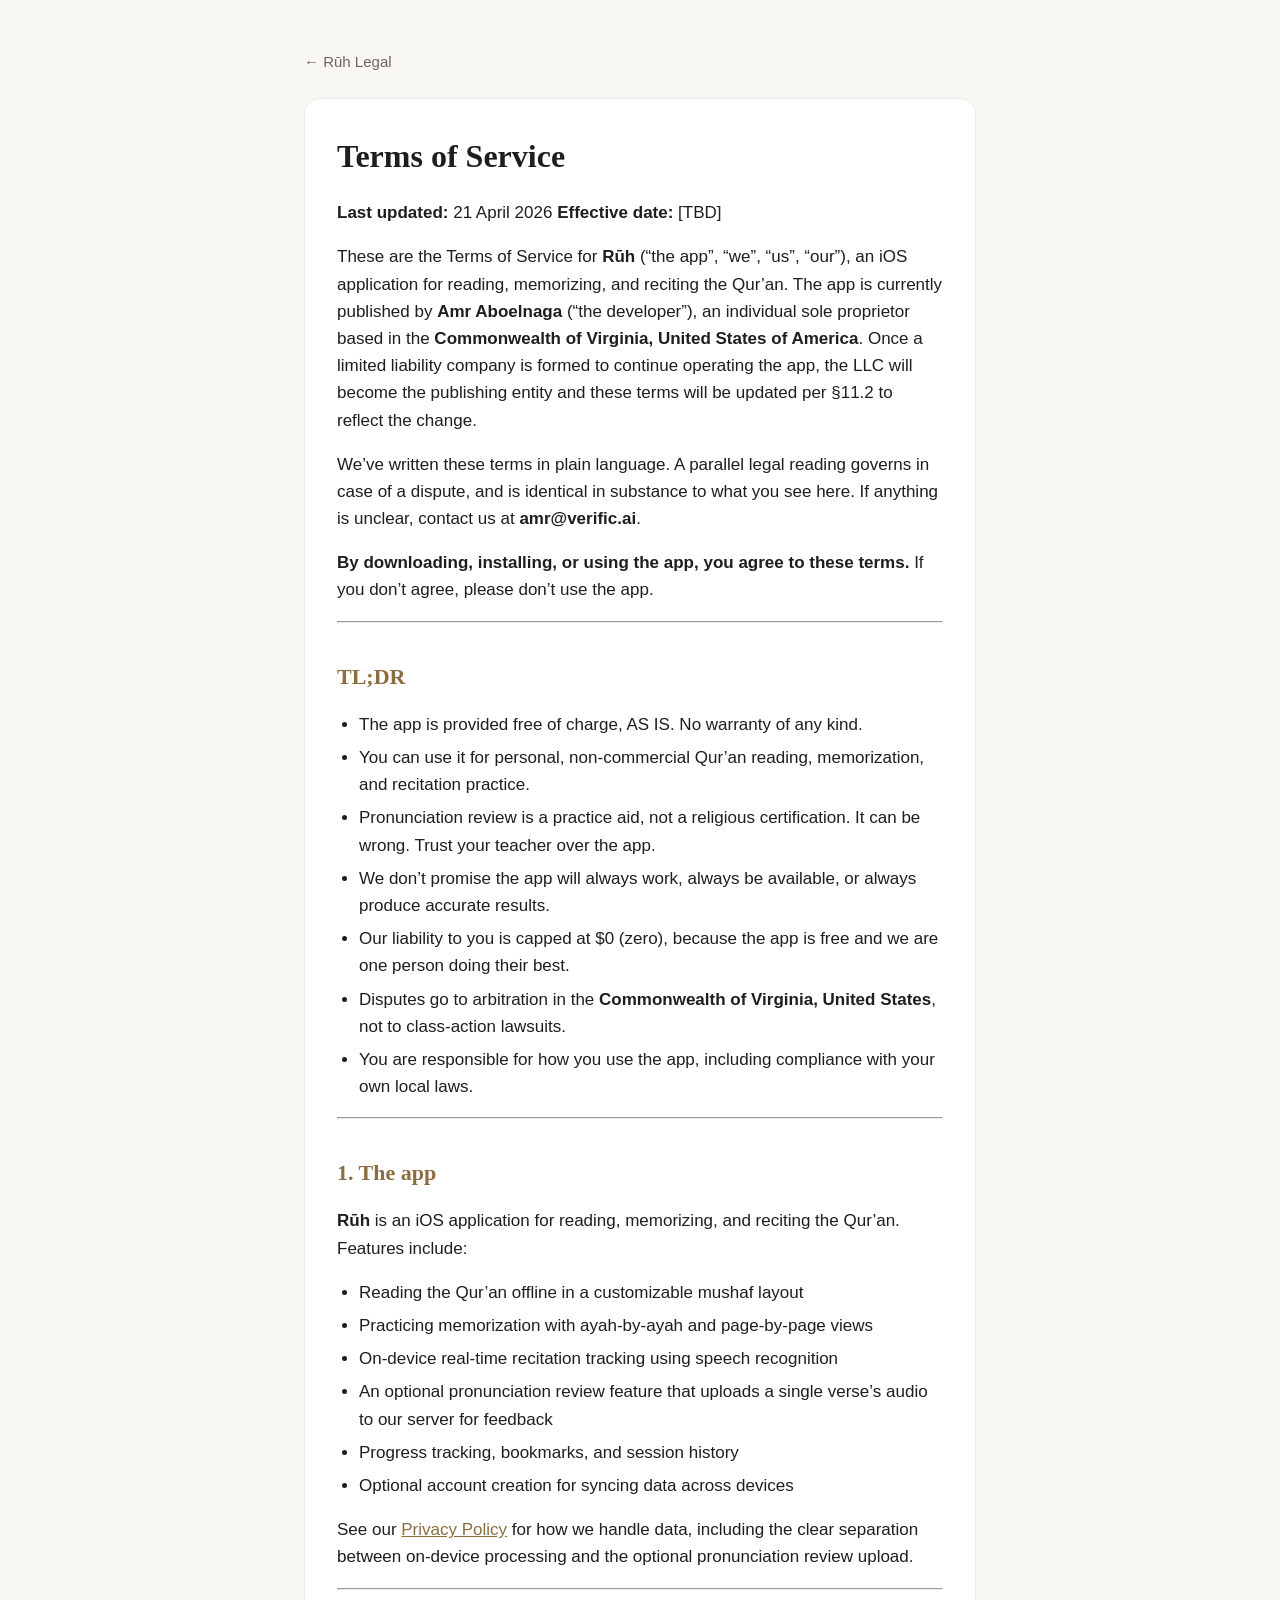
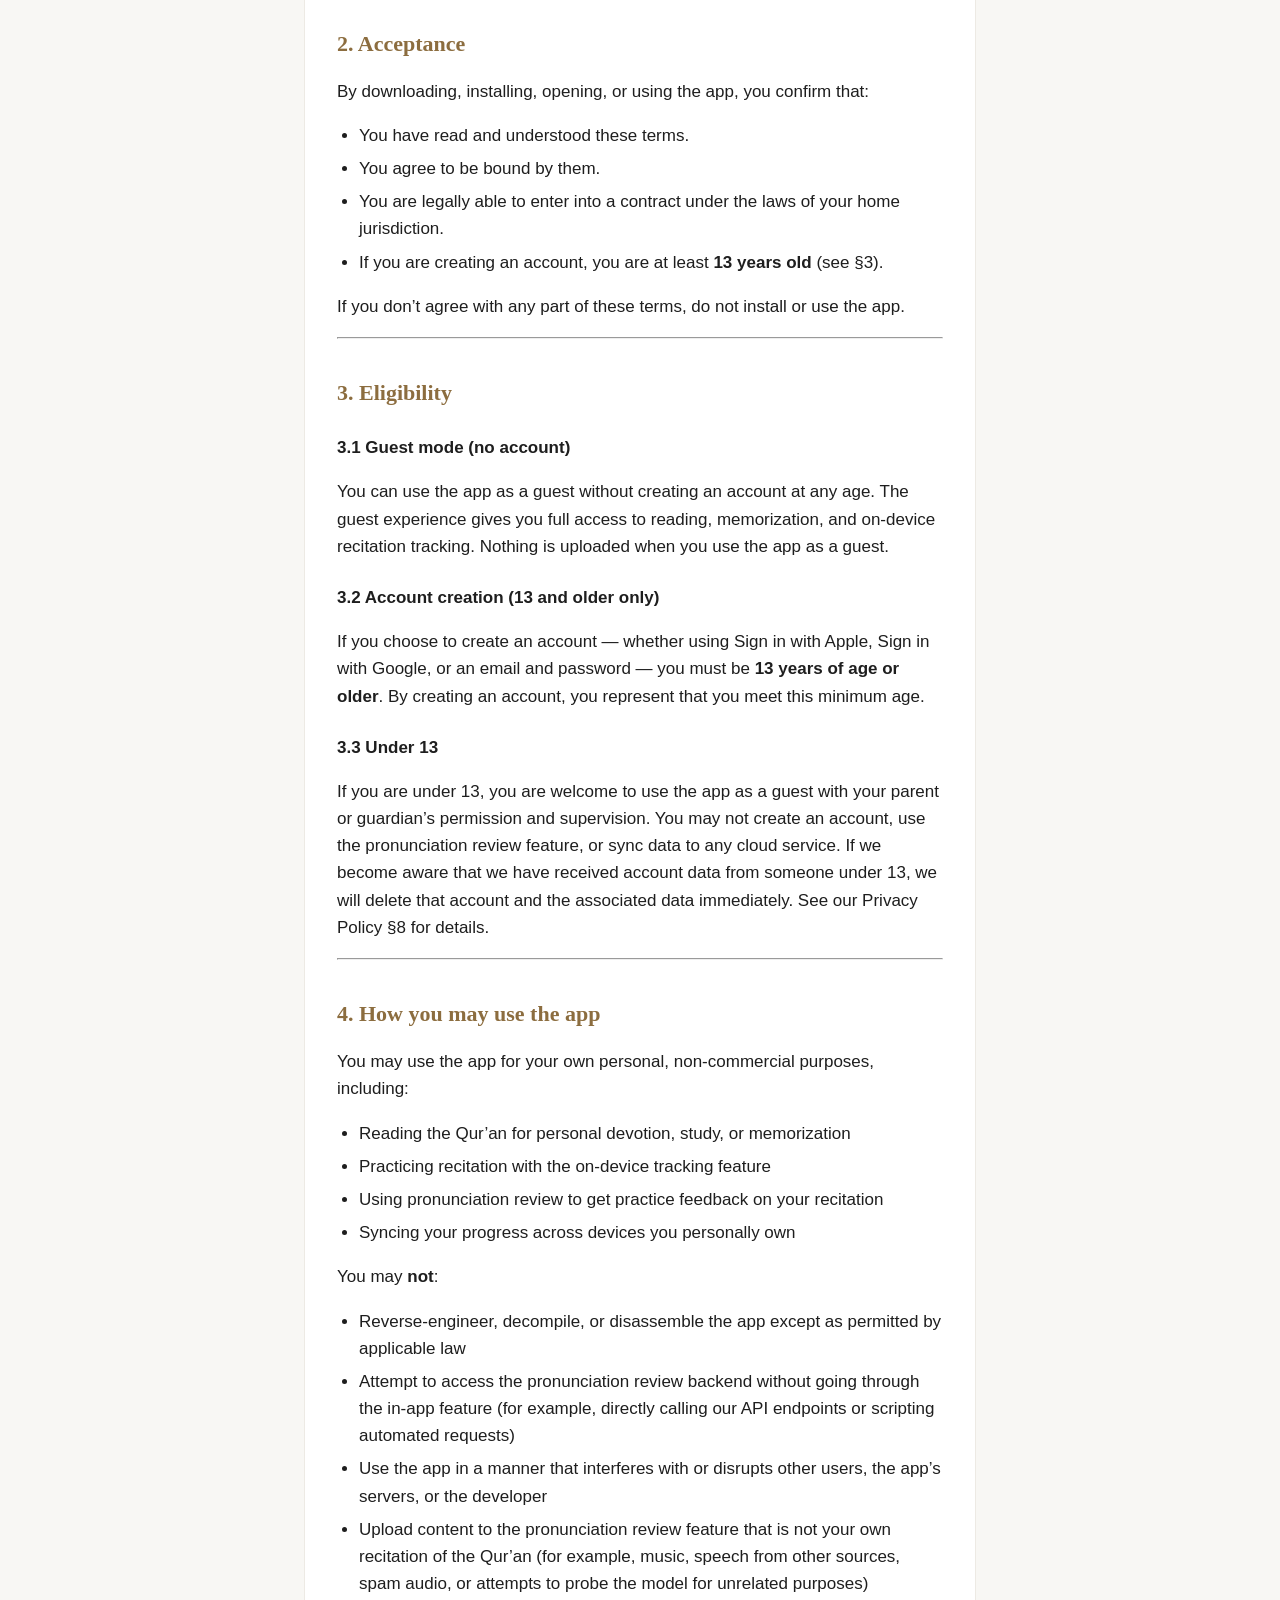
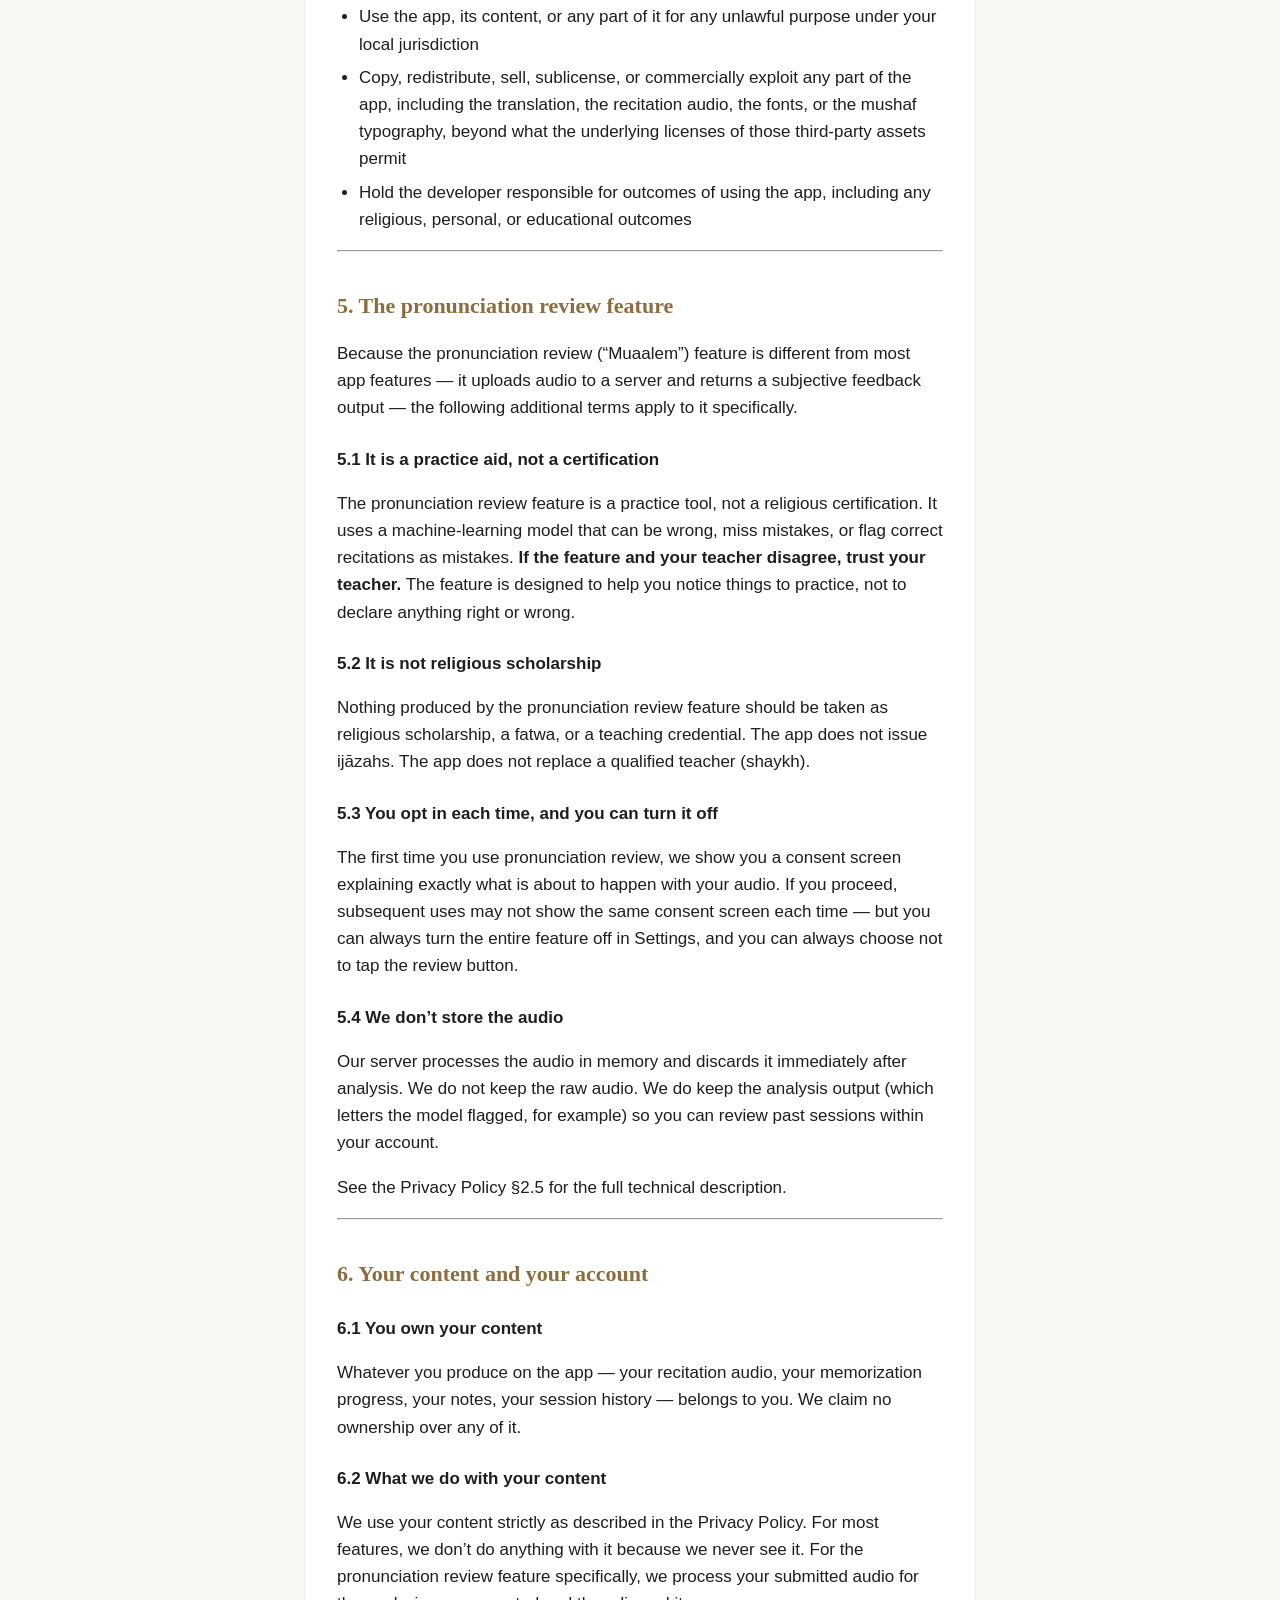
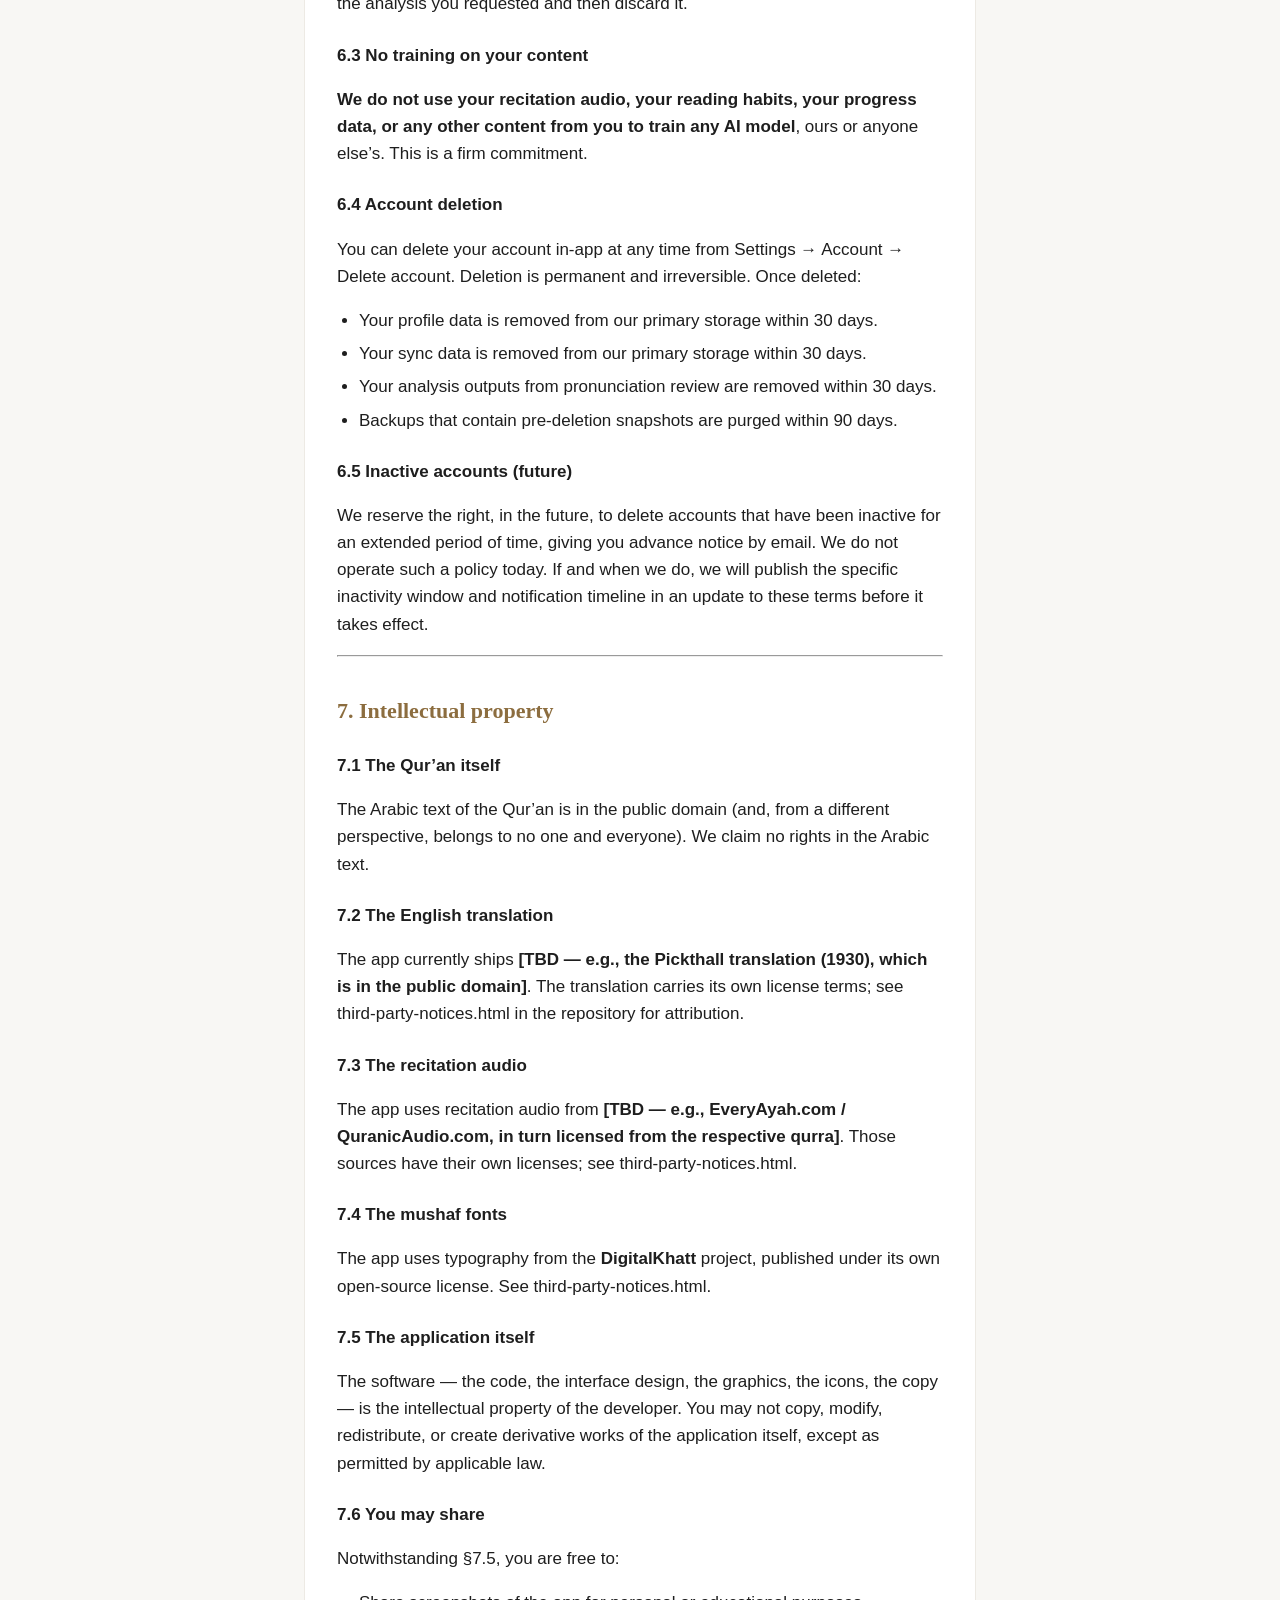
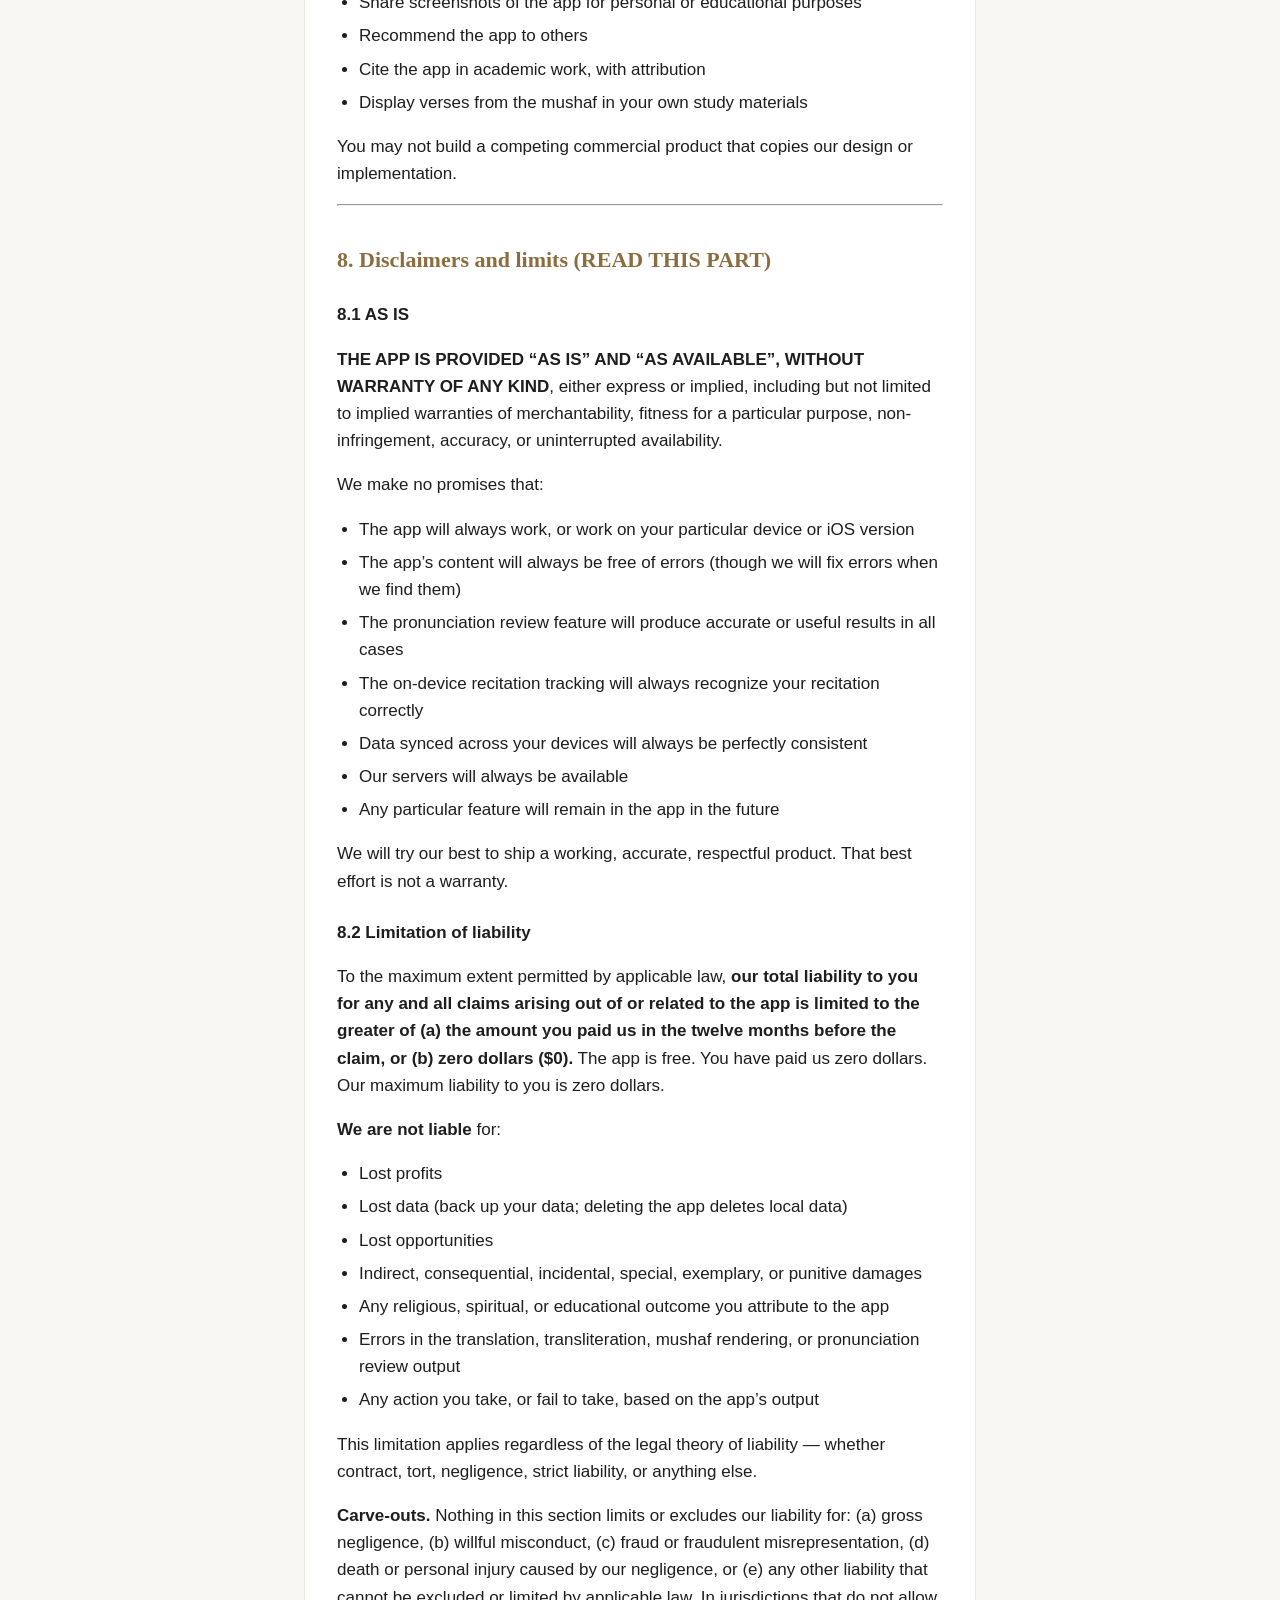
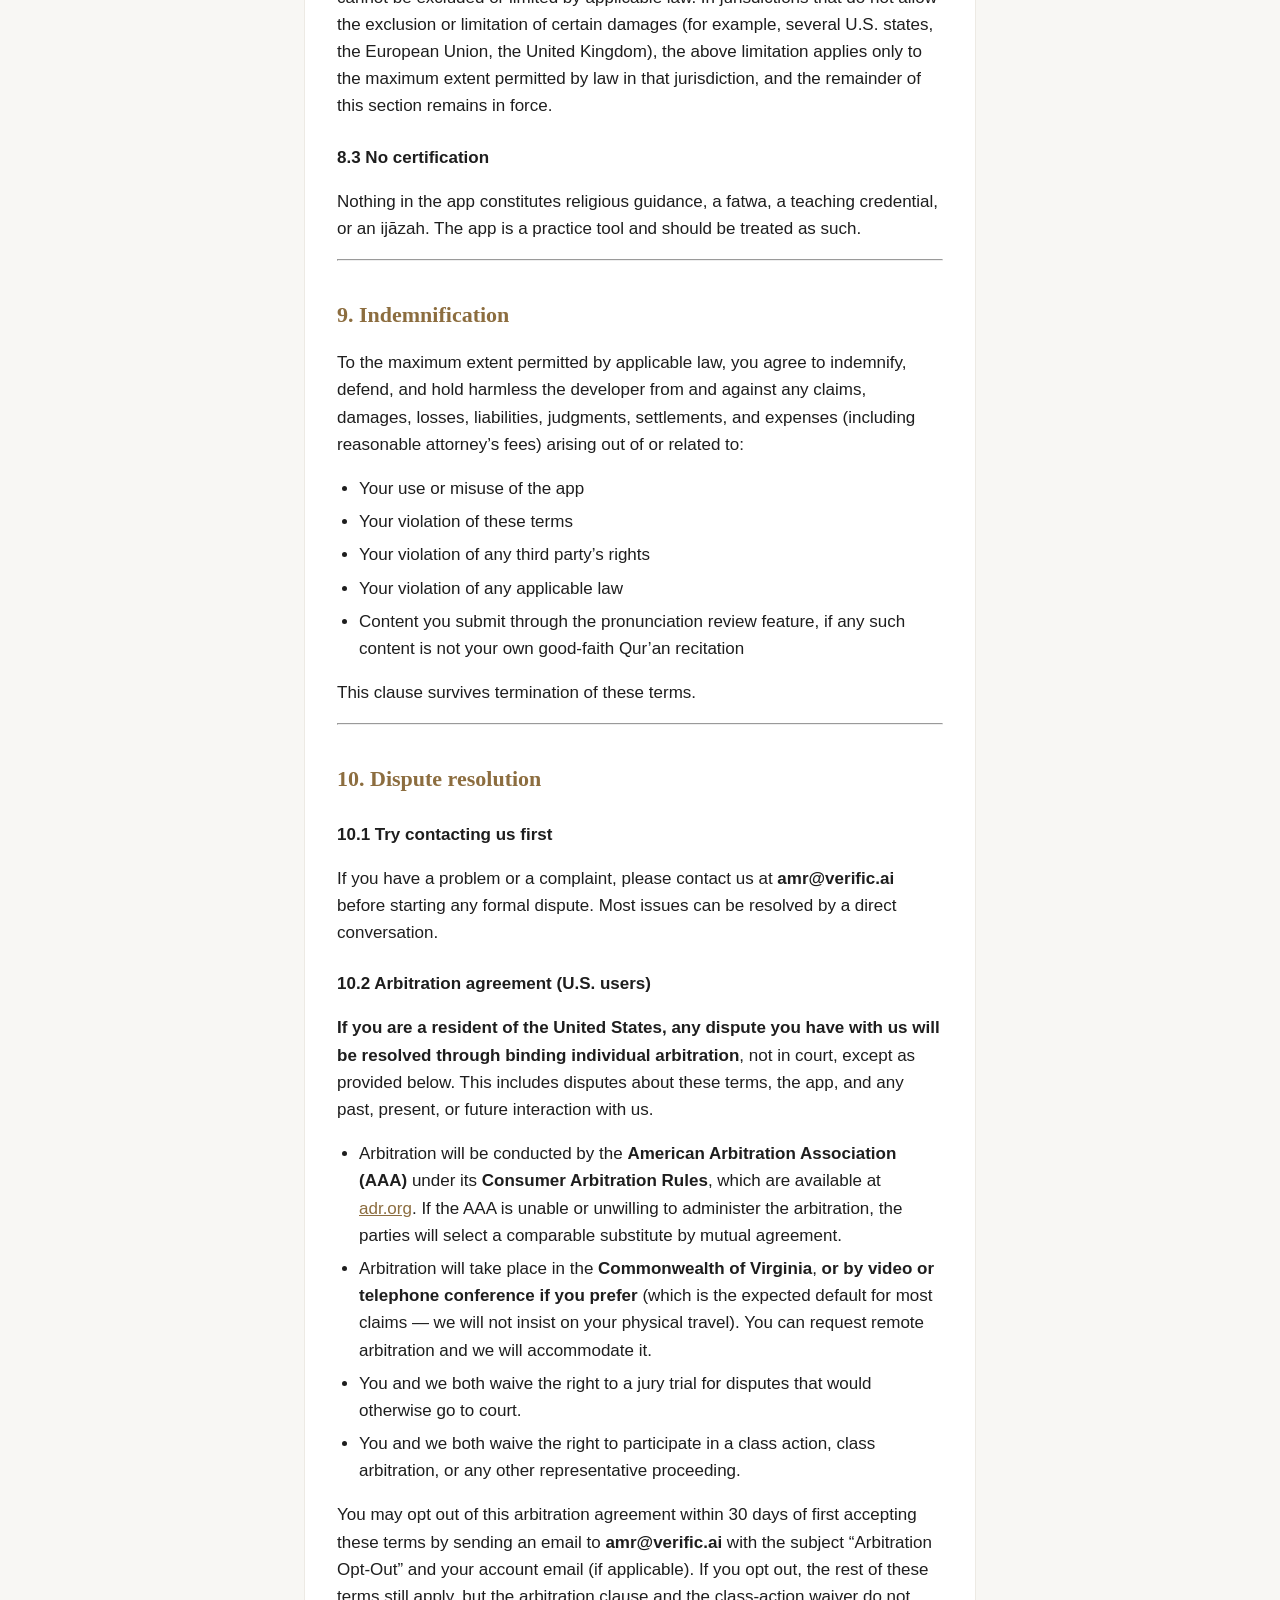
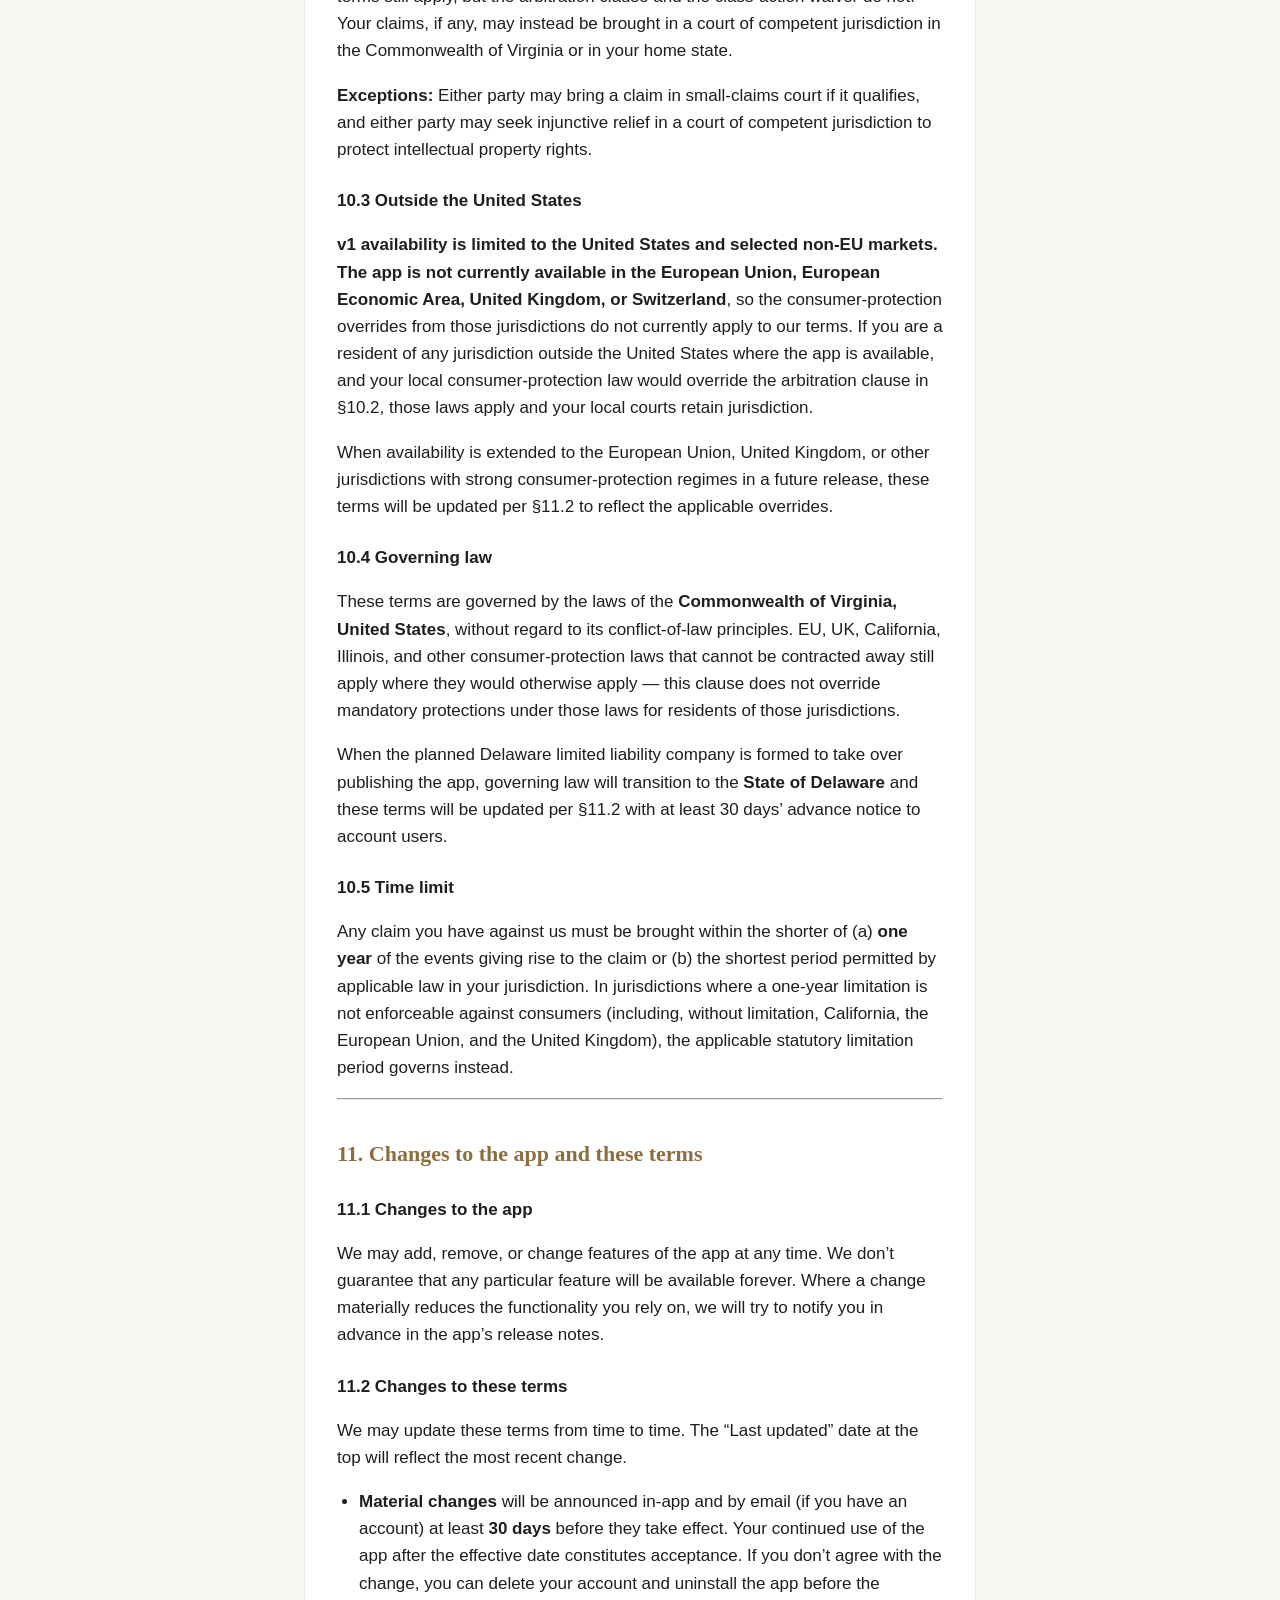
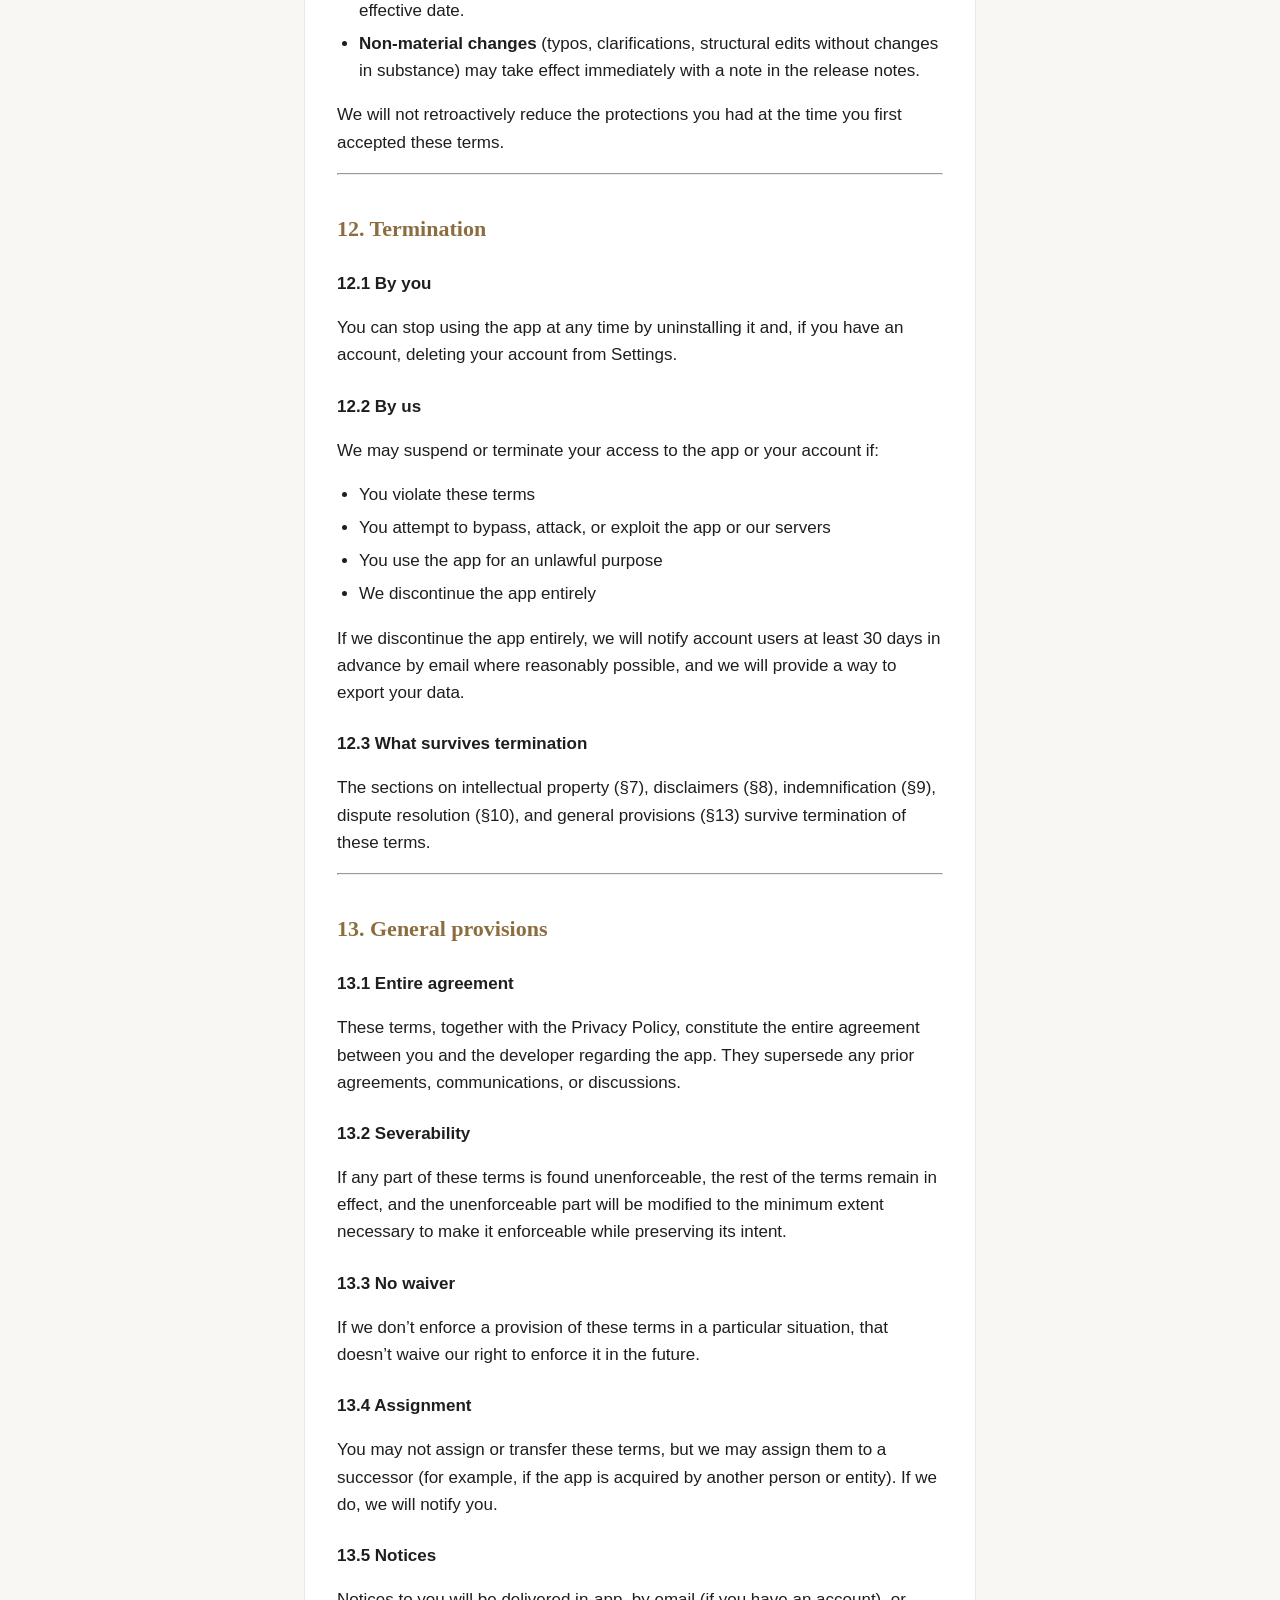
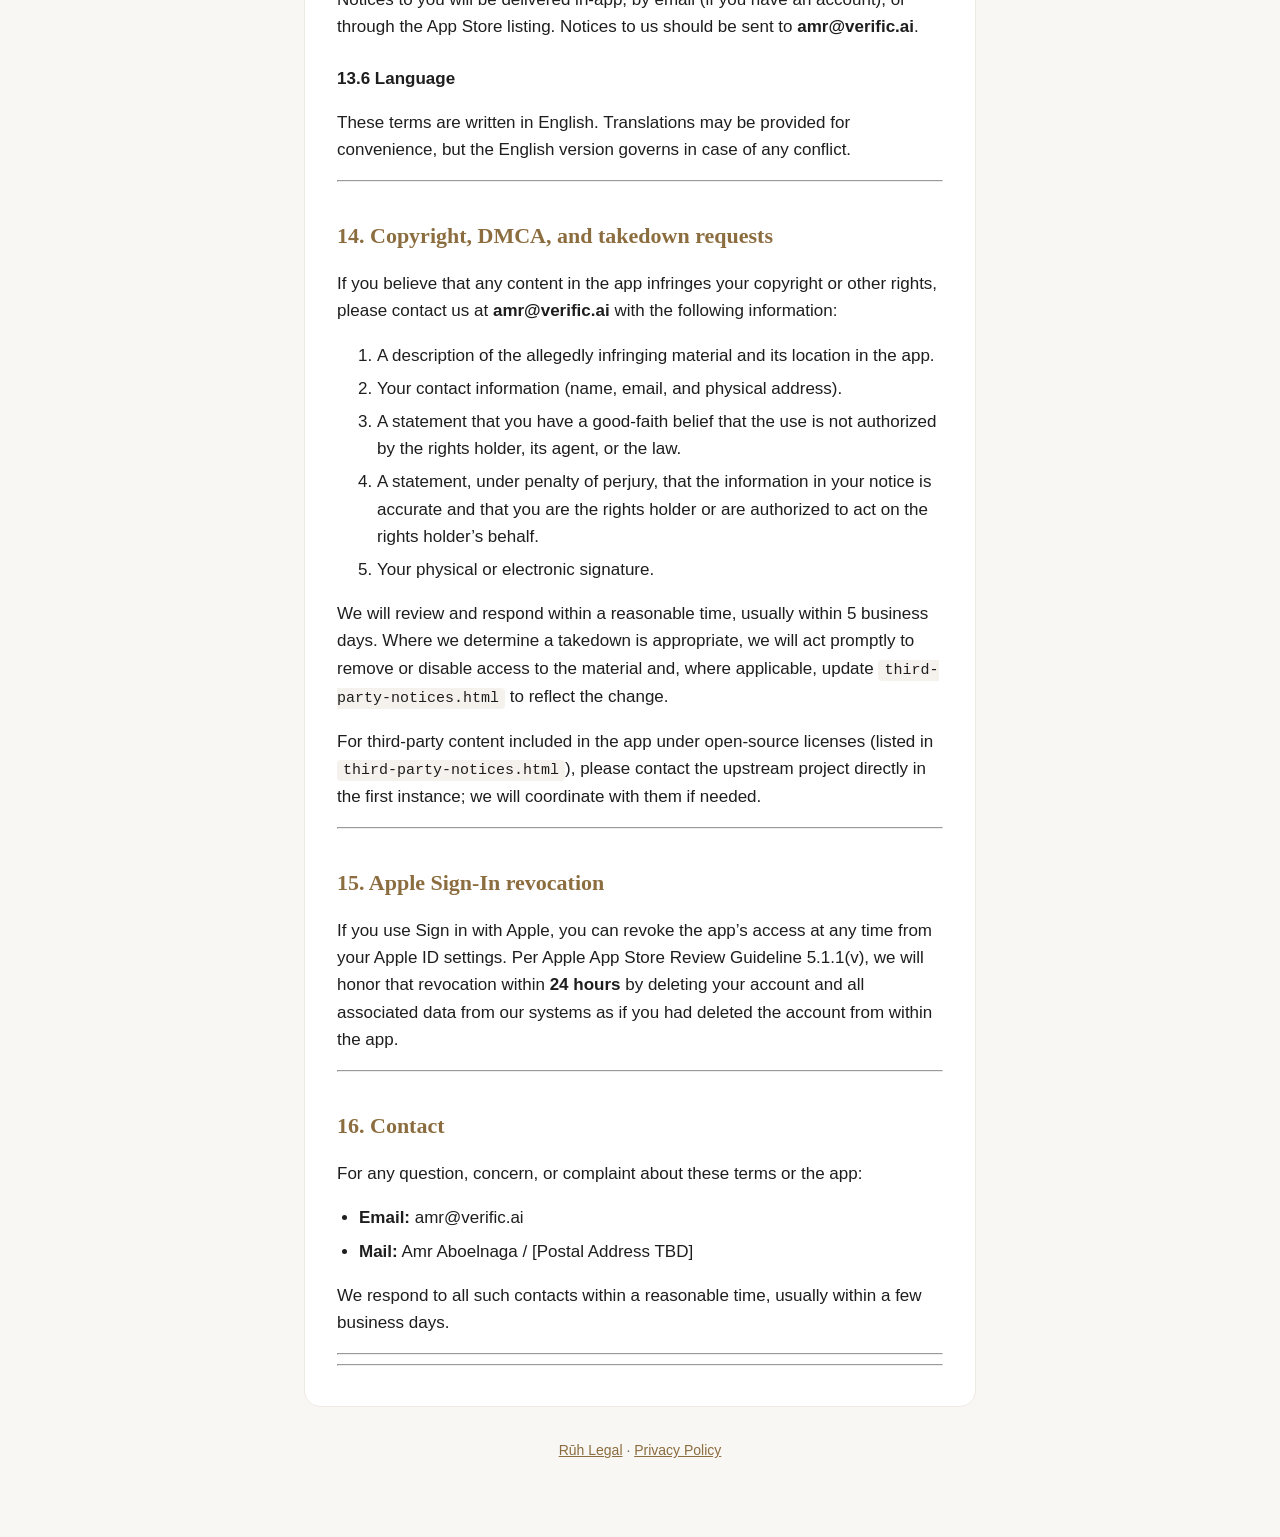
<file: terms.html>
<!DOCTYPE html>
<html lang="en">
<head>
  <meta charset="utf-8">
  <meta name="viewport" content="width=device-width, initial-scale=1">
  <title>Rūh — Terms of Service</title>
  <link rel="stylesheet" href="style.css">
</head>
<body>
  <main class="wrap">
    <a class="back" href="index.html">&larr; Rūh Legal</a>
    <article>
<h1>Terms of Service</h1>
<p><strong>Last updated:</strong> 21 April 2026
<strong>Effective date:</strong> [TBD]</p>
<p>These are the Terms of Service for <strong>Rūh</strong> (&ldquo;the app&rdquo;, &ldquo;we&rdquo;, &ldquo;us&rdquo;, &ldquo;our&rdquo;), an iOS application for reading, memorizing, and reciting the Qur&rsquo;an. The app is currently published by <strong>Amr Aboelnaga</strong> (&ldquo;the developer&rdquo;), an individual sole proprietor based in the <strong>Commonwealth of Virginia, United States of America</strong>. Once a limited liability company is formed to continue operating the app, the LLC will become the publishing entity and these terms will be updated per §11.2 to reflect the change.</p>
<p>We&rsquo;ve written these terms in plain language. A parallel legal reading governs in case of a dispute, and is identical in substance to what you see here. If anything is unclear, contact us at <strong>amr@verific.ai</strong>.</p>
<p><strong>By downloading, installing, or using the app, you agree to these terms.</strong> If you don&rsquo;t agree, please don&rsquo;t use the app.</p>
<hr />
<h2>TL;DR</h2>
<ul>
<li>The app is provided free of charge, AS IS. No warranty of any kind.</li>
<li>You can use it for personal, non-commercial Qur&rsquo;an reading, memorization, and recitation practice.</li>
<li>Pronunciation review is a practice aid, not a religious certification. It can be wrong. Trust your teacher over the app.</li>
<li>We don&rsquo;t promise the app will always work, always be available, or always produce accurate results.</li>
<li>Our liability to you is capped at $0 (zero), because the app is free and we are one person doing their best.</li>
<li>Disputes go to arbitration in the <strong>Commonwealth of Virginia, United States</strong>, not to class-action lawsuits.</li>
<li>You are responsible for how you use the app, including compliance with your own local laws.</li>
</ul>
<hr />
<h2>1. The app</h2>
<p><strong>Rūh</strong> is an iOS application for reading, memorizing, and reciting the Qur&rsquo;an. Features include:</p>
<ul>
<li>Reading the Qur&rsquo;an offline in a customizable mushaf layout</li>
<li>Practicing memorization with ayah-by-ayah and page-by-page views</li>
<li>On-device real-time recitation tracking using speech recognition</li>
<li>An optional pronunciation review feature that uploads a single verse&rsquo;s audio to our server for feedback</li>
<li>Progress tracking, bookmarks, and session history</li>
<li>Optional account creation for syncing data across devices</li>
</ul>
<p>See our <a href="privacy.html">Privacy Policy</a> for how we handle data, including the clear separation between on-device processing and the optional pronunciation review upload.</p>
<hr />
<h2>2. Acceptance</h2>
<p>By downloading, installing, opening, or using the app, you confirm that:</p>
<ul>
<li>You have read and understood these terms.</li>
<li>You agree to be bound by them.</li>
<li>You are legally able to enter into a contract under the laws of your home jurisdiction.</li>
<li>If you are creating an account, you are at least <strong>13 years old</strong> (see §3).</li>
</ul>
<p>If you don&rsquo;t agree with any part of these terms, do not install or use the app.</p>
<hr />
<h2>3. Eligibility</h2>
<h3>3.1 Guest mode (no account)</h3>
<p>You can use the app as a guest without creating an account at any age. The guest experience gives you full access to reading, memorization, and on-device recitation tracking. Nothing is uploaded when you use the app as a guest.</p>
<h3>3.2 Account creation (13 and older only)</h3>
<p>If you choose to create an account — whether using Sign in with Apple, Sign in with Google, or an email and password — you must be <strong>13 years of age or older</strong>. By creating an account, you represent that you meet this minimum age.</p>
<h3>3.3 Under 13</h3>
<p>If you are under 13, you are welcome to use the app as a guest with your parent or guardian&rsquo;s permission and supervision. You may not create an account, use the pronunciation review feature, or sync data to any cloud service. If we become aware that we have received account data from someone under 13, we will delete that account and the associated data immediately. See our Privacy Policy §8 for details.</p>
<hr />
<h2>4. How you may use the app</h2>
<p>You may use the app for your own personal, non-commercial purposes, including:</p>
<ul>
<li>Reading the Qur&rsquo;an for personal devotion, study, or memorization</li>
<li>Practicing recitation with the on-device tracking feature</li>
<li>Using pronunciation review to get practice feedback on your recitation</li>
<li>Syncing your progress across devices you personally own</li>
</ul>
<p>You may <strong>not</strong>:</p>
<ul>
<li>Reverse-engineer, decompile, or disassemble the app except as permitted by applicable law</li>
<li>Attempt to access the pronunciation review backend without going through the in-app feature (for example, directly calling our API endpoints or scripting automated requests)</li>
<li>Use the app in a manner that interferes with or disrupts other users, the app&rsquo;s servers, or the developer</li>
<li>Upload content to the pronunciation review feature that is not your own recitation of the Qur&rsquo;an (for example, music, speech from other sources, spam audio, or attempts to probe the model for unrelated purposes)</li>
<li>Use the app, its content, or any part of it for any unlawful purpose under your local jurisdiction</li>
<li>Copy, redistribute, sell, sublicense, or commercially exploit any part of the app, including the translation, the recitation audio, the fonts, or the mushaf typography, beyond what the underlying licenses of those third-party assets permit</li>
<li>Hold the developer responsible for outcomes of using the app, including any religious, personal, or educational outcomes</li>
</ul>
<hr />
<h2>5. The pronunciation review feature</h2>
<p>Because the pronunciation review (&ldquo;Muaalem&rdquo;) feature is different from most app features — it uploads audio to a server and returns a subjective feedback output — the following additional terms apply to it specifically.</p>
<h3>5.1 It is a practice aid, not a certification</h3>
<p>The pronunciation review feature is a practice tool, not a religious certification. It uses a machine-learning model that can be wrong, miss mistakes, or flag correct recitations as mistakes. <strong>If the feature and your teacher disagree, trust your teacher.</strong> The feature is designed to help you notice things to practice, not to declare anything right or wrong.</p>
<h3>5.2 It is not religious scholarship</h3>
<p>Nothing produced by the pronunciation review feature should be taken as religious scholarship, a fatwa, or a teaching credential. The app does not issue ijāzahs. The app does not replace a qualified teacher (shaykh).</p>
<h3>5.3 You opt in each time, and you can turn it off</h3>
<p>The first time you use pronunciation review, we show you a consent screen explaining exactly what is about to happen with your audio. If you proceed, subsequent uses may not show the same consent screen each time — but you can always turn the entire feature off in Settings, and you can always choose not to tap the review button.</p>
<h3>5.4 We don&rsquo;t store the audio</h3>
<p>Our server processes the audio in memory and discards it immediately after analysis. We do not keep the raw audio. We do keep the analysis output (which letters the model flagged, for example) so you can review past sessions within your account.</p>
<p>See the Privacy Policy §2.5 for the full technical description.</p>
<hr />
<h2>6. Your content and your account</h2>
<h3>6.1 You own your content</h3>
<p>Whatever you produce on the app — your recitation audio, your memorization progress, your notes, your session history — belongs to you. We claim no ownership over any of it.</p>
<h3>6.2 What we do with your content</h3>
<p>We use your content strictly as described in the Privacy Policy. For most features, we don&rsquo;t do anything with it because we never see it. For the pronunciation review feature specifically, we process your submitted audio for the analysis you requested and then discard it.</p>
<h3>6.3 No training on your content</h3>
<p><strong>We do not use your recitation audio, your reading habits, your progress data, or any other content from you to train any AI model</strong>, ours or anyone else&rsquo;s. This is a firm commitment.</p>
<h3>6.4 Account deletion</h3>
<p>You can delete your account in-app at any time from Settings → Account → Delete account. Deletion is permanent and irreversible. Once deleted:</p>
<ul>
<li>Your profile data is removed from our primary storage within 30 days.</li>
<li>Your sync data is removed from our primary storage within 30 days.</li>
<li>Your analysis outputs from pronunciation review are removed within 30 days.</li>
<li>Backups that contain pre-deletion snapshots are purged within 90 days.</li>
</ul>
<h3>6.5 Inactive accounts (future)</h3>
<p>We reserve the right, in the future, to delete accounts that have been inactive for an extended period of time, giving you advance notice by email. We do not operate such a policy today. If and when we do, we will publish the specific inactivity window and notification timeline in an update to these terms before it takes effect.</p>
<hr />
<h2>7. Intellectual property</h2>
<h3>7.1 The Qur&rsquo;an itself</h3>
<p>The Arabic text of the Qur&rsquo;an is in the public domain (and, from a different perspective, belongs to no one and everyone). We claim no rights in the Arabic text.</p>
<h3>7.2 The English translation</h3>
<p>The app currently ships <strong>[TBD — e.g., the Pickthall translation (1930), which is in the public domain]</strong>. The translation carries its own license terms; see third-party-notices.html in the repository for attribution.</p>
<h3>7.3 The recitation audio</h3>
<p>The app uses recitation audio from <strong>[TBD — e.g., EveryAyah.com / QuranicAudio.com, in turn licensed from the respective qurra]</strong>. Those sources have their own licenses; see third-party-notices.html.</p>
<h3>7.4 The mushaf fonts</h3>
<p>The app uses typography from the <strong>DigitalKhatt</strong> project, published under its own open-source license. See third-party-notices.html.</p>
<h3>7.5 The application itself</h3>
<p>The software — the code, the interface design, the graphics, the icons, the copy — is the intellectual property of the developer. You may not copy, modify, redistribute, or create derivative works of the application itself, except as permitted by applicable law.</p>
<h3>7.6 You may share</h3>
<p>Notwithstanding §7.5, you are free to:</p>
<ul>
<li>Share screenshots of the app for personal or educational purposes</li>
<li>Recommend the app to others</li>
<li>Cite the app in academic work, with attribution</li>
<li>Display verses from the mushaf in your own study materials</li>
</ul>
<p>You may not build a competing commercial product that copies our design or implementation.</p>
<hr />
<h2>8. Disclaimers and limits (READ THIS PART)</h2>
<h3>8.1 AS IS</h3>
<p><strong>THE APP IS PROVIDED &ldquo;AS IS&rdquo; AND &ldquo;AS AVAILABLE&rdquo;, WITHOUT WARRANTY OF ANY KIND</strong>, either express or implied, including but not limited to implied warranties of merchantability, fitness for a particular purpose, non-infringement, accuracy, or uninterrupted availability.</p>
<p>We make no promises that:</p>
<ul>
<li>The app will always work, or work on your particular device or iOS version</li>
<li>The app&rsquo;s content will always be free of errors (though we will fix errors when we find them)</li>
<li>The pronunciation review feature will produce accurate or useful results in all cases</li>
<li>The on-device recitation tracking will always recognize your recitation correctly</li>
<li>Data synced across your devices will always be perfectly consistent</li>
<li>Our servers will always be available</li>
<li>Any particular feature will remain in the app in the future</li>
</ul>
<p>We will try our best to ship a working, accurate, respectful product. That best effort is not a warranty.</p>
<h3>8.2 Limitation of liability</h3>
<p>To the maximum extent permitted by applicable law, <strong>our total liability to you for any and all claims arising out of or related to the app is limited to the greater of (a) the amount you paid us in the twelve months before the claim, or (b) zero dollars ($0).</strong> The app is free. You have paid us zero dollars. Our maximum liability to you is zero dollars.</p>
<p><strong>We are not liable</strong> for:</p>
<ul>
<li>Lost profits</li>
<li>Lost data (back up your data; deleting the app deletes local data)</li>
<li>Lost opportunities</li>
<li>Indirect, consequential, incidental, special, exemplary, or punitive damages</li>
<li>Any religious, spiritual, or educational outcome you attribute to the app</li>
<li>Errors in the translation, transliteration, mushaf rendering, or pronunciation review output</li>
<li>Any action you take, or fail to take, based on the app&rsquo;s output</li>
</ul>
<p>This limitation applies regardless of the legal theory of liability — whether contract, tort, negligence, strict liability, or anything else.</p>
<p><strong>Carve-outs.</strong> Nothing in this section limits or excludes our liability for: (a) gross negligence, (b) willful misconduct, (c) fraud or fraudulent misrepresentation, (d) death or personal injury caused by our negligence, or (e) any other liability that cannot be excluded or limited by applicable law. In jurisdictions that do not allow the exclusion or limitation of certain damages (for example, several U.S. states, the European Union, the United Kingdom), the above limitation applies only to the maximum extent permitted by law in that jurisdiction, and the remainder of this section remains in force.</p>
<h3>8.3 No certification</h3>
<p>Nothing in the app constitutes religious guidance, a fatwa, a teaching credential, or an ijāzah. The app is a practice tool and should be treated as such.</p>
<hr />
<h2>9. Indemnification</h2>
<p>To the maximum extent permitted by applicable law, you agree to indemnify, defend, and hold harmless the developer from and against any claims, damages, losses, liabilities, judgments, settlements, and expenses (including reasonable attorney&rsquo;s fees) arising out of or related to:</p>
<ul>
<li>Your use or misuse of the app</li>
<li>Your violation of these terms</li>
<li>Your violation of any third party&rsquo;s rights</li>
<li>Your violation of any applicable law</li>
<li>Content you submit through the pronunciation review feature, if any such content is not your own good-faith Qur&rsquo;an recitation</li>
</ul>
<p>This clause survives termination of these terms.</p>
<hr />
<h2>10. Dispute resolution</h2>
<h3>10.1 Try contacting us first</h3>
<p>If you have a problem or a complaint, please contact us at <strong>amr@verific.ai</strong> before starting any formal dispute. Most issues can be resolved by a direct conversation.</p>
<h3>10.2 Arbitration agreement (U.S. users)</h3>
<p><strong>If you are a resident of the United States, any dispute you have with us will be resolved through binding individual arbitration</strong>, not in court, except as provided below. This includes disputes about these terms, the app, and any past, present, or future interaction with us.</p>
<ul>
<li>Arbitration will be conducted by the <strong>American Arbitration Association (AAA)</strong> under its <strong>Consumer Arbitration Rules</strong>, which are available at <a href="https://www.adr.org">adr.org</a>. If the AAA is unable or unwilling to administer the arbitration, the parties will select a comparable substitute by mutual agreement.</li>
<li>Arbitration will take place in the <strong>Commonwealth of Virginia</strong>, <strong>or by video or telephone conference if you prefer</strong> (which is the expected default for most claims — we will not insist on your physical travel). You can request remote arbitration and we will accommodate it.</li>
<li>You and we both waive the right to a jury trial for disputes that would otherwise go to court.</li>
<li>You and we both waive the right to participate in a class action, class arbitration, or any other representative proceeding.</li>
</ul>
<p>You may opt out of this arbitration agreement within 30 days of first accepting these terms by sending an email to <strong>amr@verific.ai</strong> with the subject &ldquo;Arbitration Opt-Out&rdquo; and your account email (if applicable). If you opt out, the rest of these terms still apply, but the arbitration clause and the class-action waiver do not. Your claims, if any, may instead be brought in a court of competent jurisdiction in the Commonwealth of Virginia or in your home state.</p>
<p><strong>Exceptions:</strong> Either party may bring a claim in small-claims court if it qualifies, and either party may seek injunctive relief in a court of competent jurisdiction to protect intellectual property rights.</p>
<h3>10.3 Outside the United States</h3>
<p><strong>v1 availability is limited to the United States and selected non-EU markets. The app is not currently available in the European Union, European Economic Area, United Kingdom, or Switzerland</strong>, so the consumer-protection overrides from those jurisdictions do not currently apply to our terms. If you are a resident of any jurisdiction outside the United States where the app is available, and your local consumer-protection law would override the arbitration clause in §10.2, those laws apply and your local courts retain jurisdiction.</p>
<p>When availability is extended to the European Union, United Kingdom, or other jurisdictions with strong consumer-protection regimes in a future release, these terms will be updated per §11.2 to reflect the applicable overrides.</p>
<h3>10.4 Governing law</h3>
<p>These terms are governed by the laws of the <strong>Commonwealth of Virginia, United States</strong>, without regard to its conflict-of-law principles. EU, UK, California, Illinois, and other consumer-protection laws that cannot be contracted away still apply where they would otherwise apply — this clause does not override mandatory protections under those laws for residents of those jurisdictions.</p>
<p>When the planned Delaware limited liability company is formed to take over publishing the app, governing law will transition to the <strong>State of Delaware</strong> and these terms will be updated per §11.2 with at least 30 days&rsquo; advance notice to account users.</p>
<h3>10.5 Time limit</h3>
<p>Any claim you have against us must be brought within the shorter of (a) <strong>one year</strong> of the events giving rise to the claim or (b) the shortest period permitted by applicable law in your jurisdiction. In jurisdictions where a one-year limitation is not enforceable against consumers (including, without limitation, California, the European Union, and the United Kingdom), the applicable statutory limitation period governs instead.</p>
<hr />
<h2>11. Changes to the app and these terms</h2>
<h3>11.1 Changes to the app</h3>
<p>We may add, remove, or change features of the app at any time. We don&rsquo;t guarantee that any particular feature will be available forever. Where a change materially reduces the functionality you rely on, we will try to notify you in advance in the app&rsquo;s release notes.</p>
<h3>11.2 Changes to these terms</h3>
<p>We may update these terms from time to time. The &ldquo;Last updated&rdquo; date at the top will reflect the most recent change.</p>
<ul>
<li><strong>Material changes</strong> will be announced in-app and by email (if you have an account) at least <strong>30 days</strong> before they take effect. Your continued use of the app after the effective date constitutes acceptance. If you don&rsquo;t agree with the change, you can delete your account and uninstall the app before the effective date.</li>
<li><strong>Non-material changes</strong> (typos, clarifications, structural edits without changes in substance) may take effect immediately with a note in the release notes.</li>
</ul>
<p>We will not retroactively reduce the protections you had at the time you first accepted these terms.</p>
<hr />
<h2>12. Termination</h2>
<h3>12.1 By you</h3>
<p>You can stop using the app at any time by uninstalling it and, if you have an account, deleting your account from Settings.</p>
<h3>12.2 By us</h3>
<p>We may suspend or terminate your access to the app or your account if:</p>
<ul>
<li>You violate these terms</li>
<li>You attempt to bypass, attack, or exploit the app or our servers</li>
<li>You use the app for an unlawful purpose</li>
<li>We discontinue the app entirely</li>
</ul>
<p>If we discontinue the app entirely, we will notify account users at least 30 days in advance by email where reasonably possible, and we will provide a way to export your data.</p>
<h3>12.3 What survives termination</h3>
<p>The sections on intellectual property (§7), disclaimers (§8), indemnification (§9), dispute resolution (§10), and general provisions (§13) survive termination of these terms.</p>
<hr />
<h2>13. General provisions</h2>
<h3>13.1 Entire agreement</h3>
<p>These terms, together with the Privacy Policy, constitute the entire agreement between you and the developer regarding the app. They supersede any prior agreements, communications, or discussions.</p>
<h3>13.2 Severability</h3>
<p>If any part of these terms is found unenforceable, the rest of the terms remain in effect, and the unenforceable part will be modified to the minimum extent necessary to make it enforceable while preserving its intent.</p>
<h3>13.3 No waiver</h3>
<p>If we don&rsquo;t enforce a provision of these terms in a particular situation, that doesn&rsquo;t waive our right to enforce it in the future.</p>
<h3>13.4 Assignment</h3>
<p>You may not assign or transfer these terms, but we may assign them to a successor (for example, if the app is acquired by another person or entity). If we do, we will notify you.</p>
<h3>13.5 Notices</h3>
<p>Notices to you will be delivered in-app, by email (if you have an account), or through the App Store listing. Notices to us should be sent to <strong>amr@verific.ai</strong>.</p>
<h3>13.6 Language</h3>
<p>These terms are written in English. Translations may be provided for convenience, but the English version governs in case of any conflict.</p>
<hr />
<h2>14. Copyright, DMCA, and takedown requests</h2>
<p>If you believe that any content in the app infringes your copyright or other rights, please contact us at <strong>amr@verific.ai</strong> with the following information:</p>
<ol>
<li>A description of the allegedly infringing material and its location in the app.</li>
<li>Your contact information (name, email, and physical address).</li>
<li>A statement that you have a good-faith belief that the use is not authorized by the rights holder, its agent, or the law.</li>
<li>A statement, under penalty of perjury, that the information in your notice is accurate and that you are the rights holder or are authorized to act on the rights holder&rsquo;s behalf.</li>
<li>Your physical or electronic signature.</li>
</ol>
<p>We will review and respond within a reasonable time, usually within 5 business days. Where we determine a takedown is appropriate, we will act promptly to remove or disable access to the material and, where applicable, update <code>third-party-notices.html</code> to reflect the change.</p>
<p>For third-party content included in the app under open-source licenses (listed in <code>third-party-notices.html</code>), please contact the upstream project directly in the first instance; we will coordinate with them if needed.</p>
<hr />
<h2>15. Apple Sign-In revocation</h2>
<p>If you use Sign in with Apple, you can revoke the app&rsquo;s access at any time from your Apple ID settings. Per Apple App Store Review Guideline 5.1.1(v), we will honor that revocation within <strong>24 hours</strong> by deleting your account and all associated data from our systems as if you had deleted the account from within the app.</p>
<hr />
<h2>16. Contact</h2>
<p>For any question, concern, or complaint about these terms or the app:</p>
<ul>
<li><strong>Email:</strong> amr@verific.ai</li>
<li><strong>Mail:</strong> Amr Aboelnaga / [Postal Address TBD]</li>
</ul>
<p>We respond to all such contacts within a reasonable time, usually within a few business days.</p>
<hr />
<hr />
    </article>
    <footer>
      <p><a href="index.html">Rūh Legal</a> &middot; <a href="privacy.html">Privacy Policy</a></p>
    </footer>
  </main>
</body>
</html>
</file>
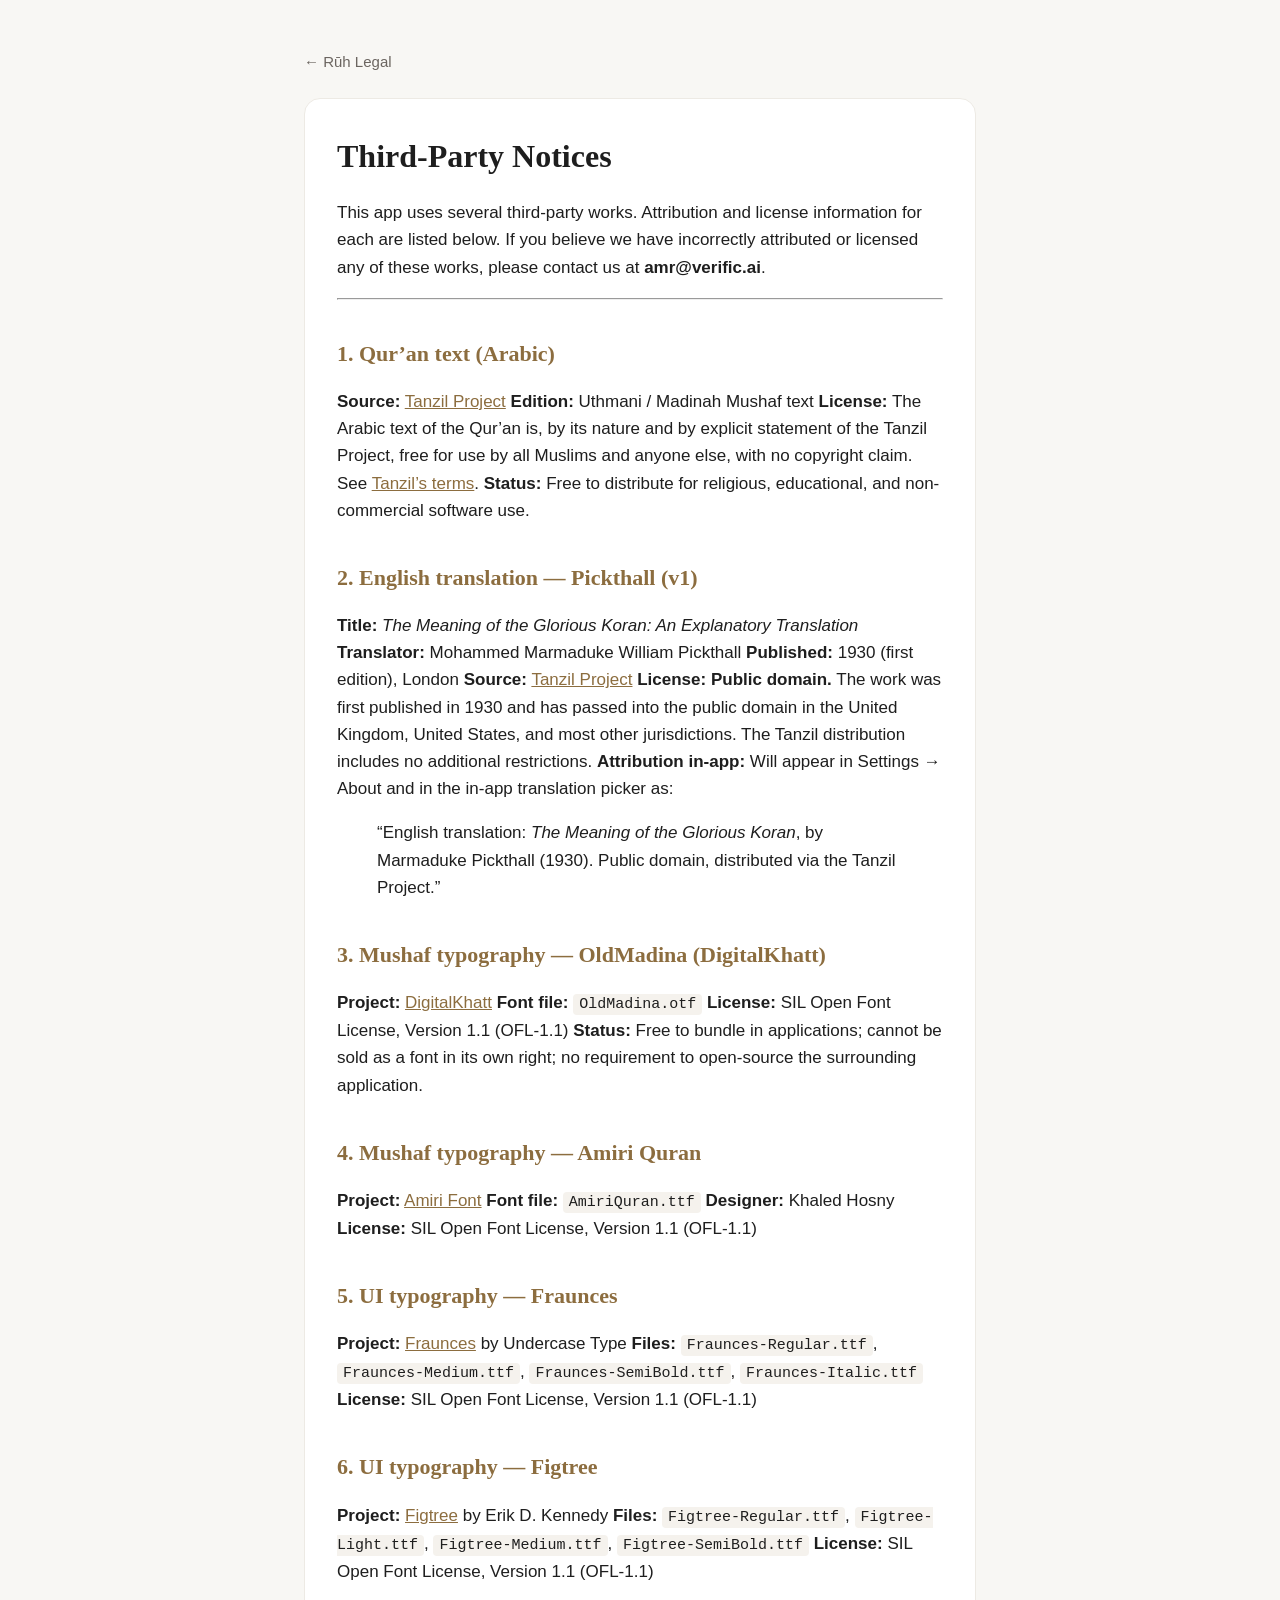
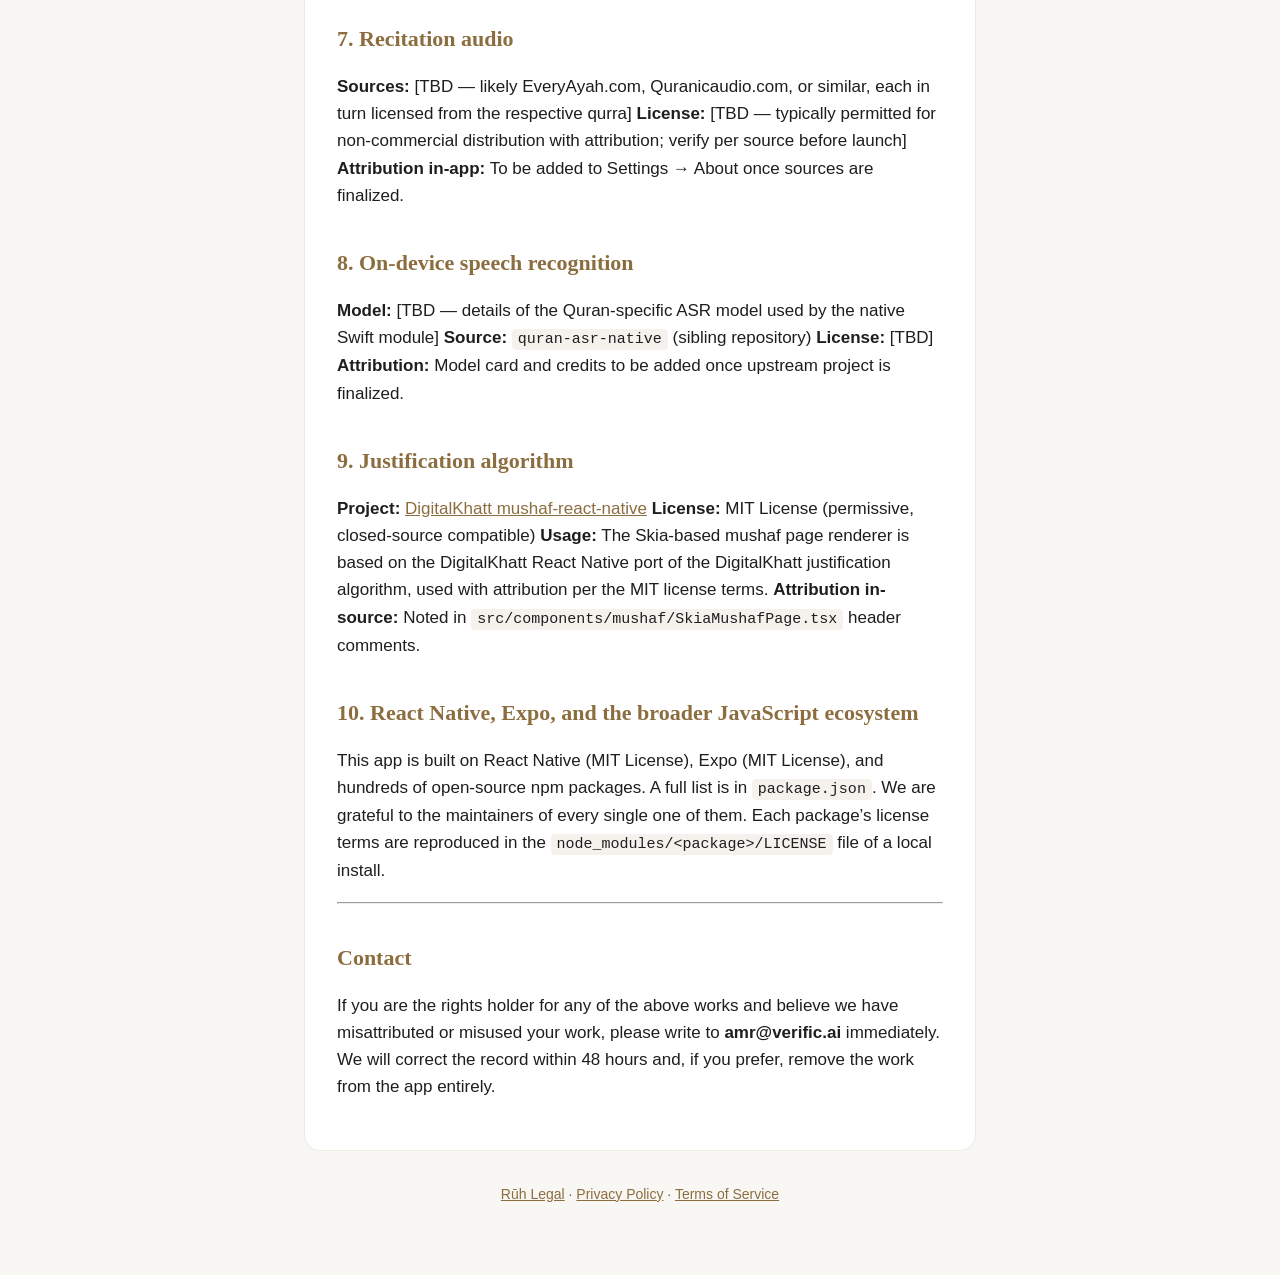
<file: third-party-notices.html>
<!DOCTYPE html>
<html lang="en">
<head>
  <meta charset="utf-8">
  <meta name="viewport" content="width=device-width, initial-scale=1">
  <title>Rūh — Third-Party Notices</title>
  <link rel="stylesheet" href="style.css">
</head>
<body>
  <main class="wrap">
    <a class="back" href="index.html">&larr; Rūh Legal</a>
    <article>
<h1>Third-Party Notices</h1>
<p>This app uses several third-party works. Attribution and license information for each are listed below. If you believe we have incorrectly attributed or licensed any of these works, please contact us at <strong>amr@verific.ai</strong>.</p>
<hr />
<h2>1. Qur&rsquo;an text (Arabic)</h2>
<p><strong>Source:</strong> <a href="https://tanzil.net">Tanzil Project</a>
<strong>Edition:</strong> Uthmani / Madinah Mushaf text
<strong>License:</strong> The Arabic text of the Qur&rsquo;an is, by its nature and by explicit statement of the Tanzil Project, free for use by all Muslims and anyone else, with no copyright claim. See <a href="https://tanzil.net/docs/tanzil_project">Tanzil&rsquo;s terms</a>.
<strong>Status:</strong> Free to distribute for religious, educational, and non-commercial software use.</p>
<h2>2. English translation — Pickthall (v1)</h2>
<p><strong>Title:</strong> <em>The Meaning of the Glorious Koran: An Explanatory Translation</em>
<strong>Translator:</strong> Mohammed Marmaduke William Pickthall
<strong>Published:</strong> 1930 (first edition), London
<strong>Source:</strong> <a href="https://tanzil.net/trans/en.pickthall">Tanzil Project</a>
<strong>License:</strong> <strong>Public domain.</strong> The work was first published in 1930 and has passed into the public domain in the United Kingdom, United States, and most other jurisdictions. The Tanzil distribution includes no additional restrictions.
<strong>Attribution in-app:</strong> Will appear in Settings → About and in the in-app translation picker as:</p>
<blockquote>
<p>&ldquo;English translation: <em>The Meaning of the Glorious Koran</em>, by Marmaduke Pickthall (1930). Public domain, distributed via the Tanzil Project.&rdquo;</p>
</blockquote>
<h2>3. Mushaf typography — OldMadina (DigitalKhatt)</h2>
<p><strong>Project:</strong> <a href="https://www.digitalkhatt.org">DigitalKhatt</a>
<strong>Font file:</strong> <code>OldMadina.otf</code>
<strong>License:</strong> SIL Open Font License, Version 1.1 (OFL-1.1)
<strong>Status:</strong> Free to bundle in applications; cannot be sold as a font in its own right; no requirement to open-source the surrounding application.</p>
<h2>4. Mushaf typography — Amiri Quran</h2>
<p><strong>Project:</strong> <a href="https://www.amirifont.org">Amiri Font</a>
<strong>Font file:</strong> <code>AmiriQuran.ttf</code>
<strong>Designer:</strong> Khaled Hosny
<strong>License:</strong> SIL Open Font License, Version 1.1 (OFL-1.1)</p>
<h2>5. UI typography — Fraunces</h2>
<p><strong>Project:</strong> <a href="https://fonts.google.com/specimen/Fraunces">Fraunces</a> by Undercase Type
<strong>Files:</strong> <code>Fraunces-Regular.ttf</code>, <code>Fraunces-Medium.ttf</code>, <code>Fraunces-SemiBold.ttf</code>, <code>Fraunces-Italic.ttf</code>
<strong>License:</strong> SIL Open Font License, Version 1.1 (OFL-1.1)</p>
<h2>6. UI typography — Figtree</h2>
<p><strong>Project:</strong> <a href="https://fonts.google.com/specimen/Figtree">Figtree</a> by Erik D. Kennedy
<strong>Files:</strong> <code>Figtree-Regular.ttf</code>, <code>Figtree-Light.ttf</code>, <code>Figtree-Medium.ttf</code>, <code>Figtree-SemiBold.ttf</code>
<strong>License:</strong> SIL Open Font License, Version 1.1 (OFL-1.1)</p>
<h2>7. Recitation audio</h2>
<p><strong>Sources:</strong> [TBD — likely EveryAyah.com, Quranicaudio.com, or similar, each in turn licensed from the respective qurra]
<strong>License:</strong> [TBD — typically permitted for non-commercial distribution with attribution; verify per source before launch]
<strong>Attribution in-app:</strong> To be added to Settings → About once sources are finalized.</p>
<h2>8. On-device speech recognition</h2>
<p><strong>Model:</strong> [TBD — details of the Quran-specific ASR model used by the native Swift module]
<strong>Source:</strong> <code>quran-asr-native</code> (sibling repository)
<strong>License:</strong> [TBD]
<strong>Attribution:</strong> Model card and credits to be added once upstream project is finalized.</p>
<h2>9. Justification algorithm</h2>
<p><strong>Project:</strong> <a href="https://github.com/DigitalKhatt/mushaf-react-native">DigitalKhatt mushaf-react-native</a>
<strong>License:</strong> MIT License (permissive, closed-source compatible)
<strong>Usage:</strong> The Skia-based mushaf page renderer is based on the DigitalKhatt React Native port of the DigitalKhatt justification algorithm, used with attribution per the MIT license terms.
<strong>Attribution in-source:</strong> Noted in <code>src/components/mushaf/SkiaMushafPage.tsx</code> header comments.</p>
<h2>10. React Native, Expo, and the broader JavaScript ecosystem</h2>
<p>This app is built on React Native (MIT License), Expo (MIT License), and hundreds of open-source npm packages. A full list is in <code>package.json</code>. We are grateful to the maintainers of every single one of them. Each package&rsquo;s license terms are reproduced in the <code>node_modules/&lt;package&gt;/LICENSE</code> file of a local install.</p>
<hr />
<h2>Contact</h2>
<p>If you are the rights holder for any of the above works and believe we have misattributed or misused your work, please write to <strong>amr@verific.ai</strong> immediately. We will correct the record within 48 hours and, if you prefer, remove the work from the app entirely.</p>
    </article>
    <footer>
      <p><a href="index.html">Rūh Legal</a> &middot; <a href="privacy.html">Privacy Policy</a> &middot; <a href="terms.html">Terms of Service</a></p>
    </footer>
  </main>
</body>
</html>
</file>
<file: style.css>
/* Rūh legal pages — matches the in-app warm cream/gold palette */
:root {
  --bg: #F8F7F4;
  --card: #FFFFFF;
  --surface: #F5F2ED;
  --line: #EDEAE4;
  --text: #1E1E1E;
  --text-secondary: #6B6560;
  --text-tertiary: #6E6B63;
  --accent: #C8A87E;
  --accent-dark: #8C6D3F;
  --accent-surface: #F3EDE3;
  --radius: 16px;
  --radius-sm: 10px;
  --max-w: 720px;
}

@media (prefers-color-scheme: dark) {
  :root {
    --bg: #0A0A0A;
    --card: #141414;
    --surface: #181818;
    --line: #242424;
    --text: #D5D0C8;
    --text-secondary: #A3A09A;
    --text-tertiary: #858380;
    --accent: #C8A87E;
    --accent-dark: #D4BC90;
    --accent-surface: #1A1A18;
  }
}

* { box-sizing: border-box; }
html, body {
  margin: 0;
  padding: 0;
  background: var(--bg);
  color: var(--text);
  font-family: -apple-system, BlinkMacSystemFont, "Segoe UI", Helvetica, Arial, sans-serif;
  font-size: 17px;
  line-height: 1.6;
  -webkit-font-smoothing: antialiased;
}

.wrap {
  max-width: var(--max-w);
  margin: 0 auto;
  padding: 48px 24px 64px;
}

/* ---- Brand header (landing page) ---- */
.brand {
  text-align: center;
  margin-bottom: 48px;
}
.brand .mark {
  font-size: 64px;
  color: var(--accent-dark);
  margin-bottom: 8px;
  line-height: 1;
}
.brand h1 {
  font-family: Georgia, "Times New Roman", serif;
  font-size: 40px;
  margin: 0 0 8px;
  letter-spacing: 0.5px;
  color: var(--text);
}
.brand .tag {
  color: var(--text-secondary);
  margin: 0;
  font-style: italic;
}

/* ---- Landing cards ---- */
.links {
  display: grid;
  gap: 16px;
  margin-bottom: 48px;
}
.card {
  display: block;
  background: var(--card);
  border: 1px solid var(--line);
  border-radius: var(--radius);
  padding: 24px;
  text-decoration: none;
  color: inherit;
  transition: transform 0.15s ease, border-color 0.15s ease;
}
.card:hover {
  border-color: var(--accent);
  transform: translateY(-1px);
}
.card h2 {
  margin: 0 0 4px;
  font-family: Georgia, serif;
  font-size: 22px;
  color: var(--accent-dark);
}
.card p {
  margin: 0;
  color: var(--text-secondary);
}

/* ---- Article (privacy / terms pages) ---- */
article {
  background: var(--card);
  border: 1px solid var(--line);
  border-radius: var(--radius);
  padding: 32px;
}
article h1 {
  font-family: Georgia, serif;
  font-size: 32px;
  margin: 0 0 8px;
  color: var(--text);
}
article .meta {
  color: var(--text-tertiary);
  font-size: 14px;
  margin: 0 0 32px;
}
article h2 {
  font-family: Georgia, serif;
  font-size: 22px;
  color: var(--accent-dark);
  margin: 36px 0 12px;
}
article h3 {
  font-size: 17px;
  color: var(--text);
  margin: 24px 0 8px;
}
article p, article li {
  color: var(--text);
}
article p + p { margin-top: 14px; }
article ul {
  padding-left: 22px;
}
article li {
  margin: 6px 0;
}
article a {
  color: var(--accent-dark);
}
article code {
  background: var(--surface);
  padding: 2px 6px;
  border-radius: 4px;
  font-size: 15px;
  font-family: "SF Mono", Menlo, Consolas, monospace;
}

/* ---- Footer ---- */
footer {
  text-align: center;
  margin-top: 32px;
  color: var(--text-tertiary);
  font-size: 14px;
}
footer a {
  color: var(--accent-dark);
}

.back {
  display: inline-block;
  color: var(--text-secondary);
  text-decoration: none;
  margin-bottom: 24px;
  font-size: 15px;
}
.back:hover { color: var(--accent-dark); }
</file>
